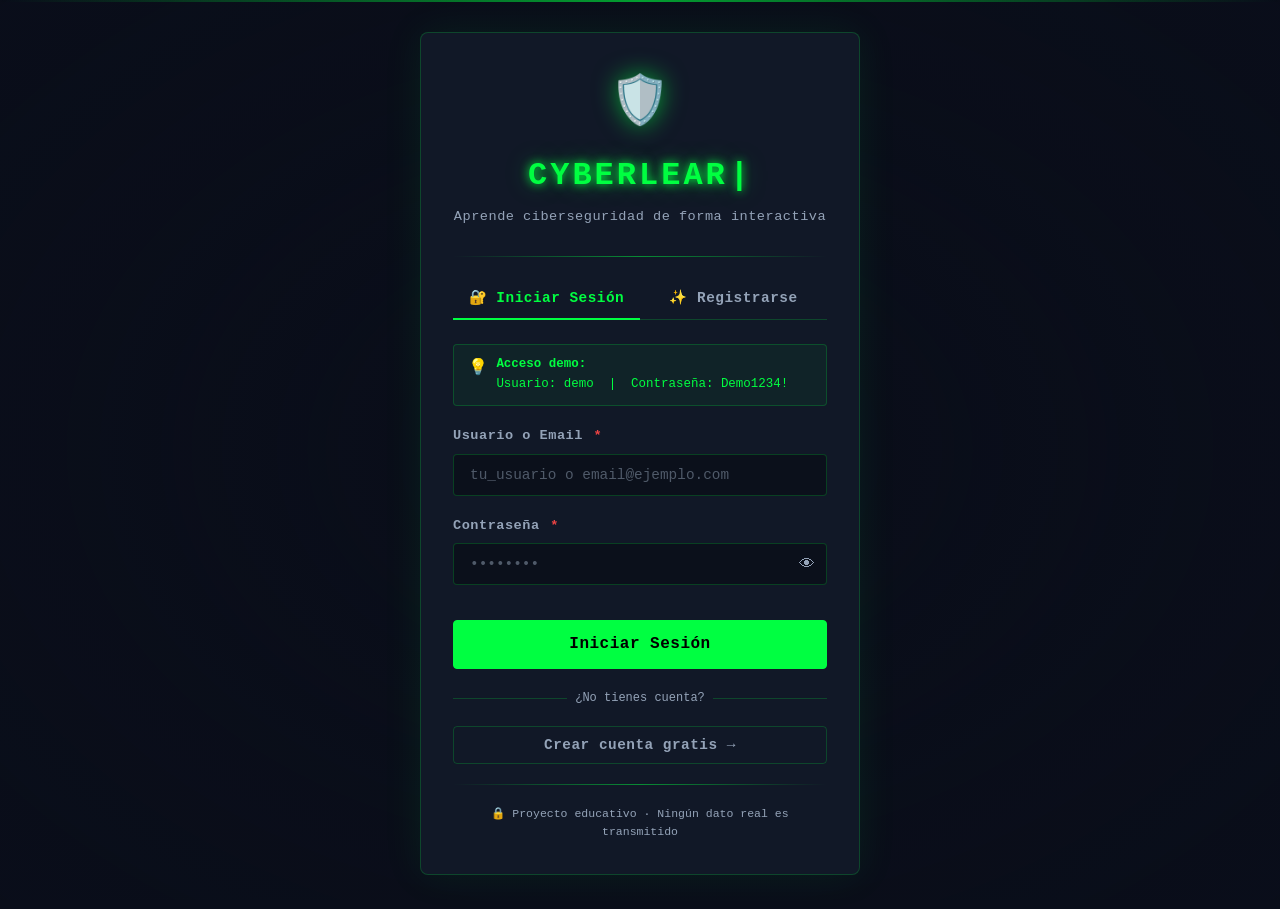
<file: index.html>
<!DOCTYPE html>
<html lang="es">
<head>
  <meta charset="UTF-8" />
  <meta name="viewport" content="width=device-width, initial-scale=1.0" />
  <meta name="description" content="CyberLearn – Aprende ciberseguridad de forma interactiva. Accede o crea tu cuenta." />
  <title>CyberLearn – Iniciar Sesión</title>

  <!-- Fonts -->
  <link rel="preconnect" href="https://fonts.googleapis.com" />
  <link href="https://fonts.googleapis.com/css2?family=Share+Tech+Mono&display=swap" rel="stylesheet" />

  <!-- Hoja de estilos principal -->
  <link rel="stylesheet" href="css/style.css" />

  <style>
    /* ---- Estilos específicos de la página de auth ---- */

    /* Canvas Matrix de fondo */
    #matrix-canvas {
      position: fixed;
      inset: 0;
      z-index: 0;
      opacity: 0.18;
    }

    /* Overlay degradado sobre el canvas */
    .matrix-overlay {
      position: fixed;
      inset: 0;
      z-index: 0;
      background: radial-gradient(ellipse at center,
        rgba(10,14,26,0.5)  0%,
        rgba(10,14,26,0.85) 60%,
        rgba(10,14,26,0.97) 100%
      );
      pointer-events: none;
    }

    /* Wrapper principal: centra la tarjeta */
    .auth-wrapper {
      position: relative;
      z-index: 1;
      display: flex;
      align-items: center;
      justify-content: center;
      min-height: 100vh;
      padding: 2rem 1rem;
    }

    .auth-card {
      width: 100%;
      max-width: 440px;
      animation: cardEntrance 0.6s ease both;
    }

    @keyframes cardEntrance {
      from { opacity: 0; transform: translateY(30px) scale(0.97); }
      to   { opacity: 1; transform: translateY(0)   scale(1); }
    }

    /* Logo */
    .auth-logo {
      text-align: center;
      margin-bottom: 1.75rem;
    }

    .logo-icon {
      font-size: 3rem;
      display: block;
      margin-bottom: 0.5rem;
      filter: drop-shadow(0 0 12px rgba(0,255,65,0.6));
      animation: iconPulse 3s ease-in-out infinite;
    }

    @keyframes iconPulse {
      0%,100% { filter: drop-shadow(0 0 10px rgba(0,255,65,0.5)); }
      50%      { filter: drop-shadow(0 0 22px rgba(0,255,65,0.9)); }
    }

    .logo-title {
      font-size: 2rem;
      font-weight: 900;
      color: var(--accent-green);
      text-shadow: 0 0 10px var(--accent-green), 0 0 25px rgba(0,255,65,0.4);
      letter-spacing: 3px;
      text-transform: uppercase;
      display: block;
      margin-bottom: 0.3rem;
    }

    .logo-subtitle {
      font-size: 0.82rem;
      color: var(--text-secondary);
      margin: 0;
      letter-spacing: 0.5px;
    }

    /* Separador decorativo */
    .deco-line {
      height: 1px;
      background: linear-gradient(90deg, transparent, var(--accent-green), transparent);
      margin: 1.25rem 0;
      opacity: 0.5;
    }

    /* Demo hint */
    .demo-hint {
      display: flex;
      align-items: flex-start;
      gap: 0.5rem;
      background: rgba(0,255,65,0.05);
      border: 1px solid rgba(0,255,65,0.2);
      border-radius: 4px;
      padding: 0.65rem 0.9rem;
      margin-bottom: 1.2rem;
      font-size: 0.78rem;
      color: var(--accent-green);
      line-height: 1.6;
    }

    .demo-hint .demo-icon {
      font-size: 1rem;
      flex-shrink: 0;
      margin-top: 1px;
    }

    /* Strength bar */
    .password-strength {
      margin-top: 0.4rem;
    }

    /* Separador "o" entre formulario y demo */
    .or-divider {
      text-align: center;
      position: relative;
      margin: 1rem 0;
    }

    .or-divider::before,
    .or-divider::after {
      content: '';
      position: absolute;
      top: 50%;
      width: 42%;
      height: 1px;
      background: var(--border);
    }
    .or-divider::before { left: 0; }
    .or-divider::after  { right: 0; }

    .or-text {
      display: inline-block;
      position: relative;
      z-index: 1;
      background: var(--bg-card);
      padding: 0 0.5rem;
      font-size: 0.75rem;
      color: var(--text-secondary);
    }

    /* Alert container */
    #alert-container {
      min-height: 0;
    }

    /* Versión responsive extra para pantallas muy pequeñas */
    @media (max-width: 400px) {
      .logo-title { font-size: 1.6rem; }
      .auth-card  { padding: 1.25rem; }
    }
  </style>
</head>
<body>

<!-- ============================================================
     Canvas: Lluvia Matrix de fondo
============================================================ -->
<canvas id="matrix-canvas" aria-hidden="true"></canvas>
<div class="matrix-overlay" aria-hidden="true"></div>

<!-- ============================================================
     Tarjeta de autenticación
============================================================ -->
<div class="auth-wrapper">
  <div class="auth-card card">

    <!-- Logo -->
    <div class="auth-logo">
      <span class="logo-icon" role="img" aria-label="Escudo">🛡️</span>
      <span class="logo-title glow-green typewriter" id="logo-text">CyberLearn</span>
      <p class="logo-subtitle">Aprende ciberseguridad de forma interactiva</p>
    </div>

    <div class="deco-line"></div>

    <!-- Contenedor de alertas -->
    <div id="alert-container"></div>

    <!-- ---- Tabs ---- -->
    <div class="tabs" role="tablist" aria-label="Modos de acceso">
      <button class="tab-btn active"
              id="tab-login"
              role="tab"
              aria-selected="true"
              aria-controls="panel-login"
              onclick="switchTab('login')">
        🔐 Iniciar Sesión
      </button>
      <button class="tab-btn"
              id="tab-register"
              role="tab"
              aria-selected="false"
              aria-controls="panel-register"
              onclick="switchTab('register')">
        ✨ Registrarse
      </button>
    </div>

    <!-- ==================================================
         PANEL: Iniciar Sesión
    ================================================== -->
    <div id="panel-login" class="tab-panel active" role="tabpanel" aria-labelledby="tab-login">

      <!-- Pista de usuario demo -->
      <div class="demo-hint">
        <span class="demo-icon">💡</span>
        <div>
          <strong>Acceso demo:</strong><br/>
          Usuario: <code>demo</code> &nbsp;|&nbsp; Contraseña: <code>Demo1234!</code>
        </div>
      </div>

      <form id="login-form" novalidate onsubmit="handleLogin(event)">

        <!-- Usuario o Email -->
        <div class="form-group">
          <label for="login-user">Usuario o Email <span class="required" aria-hidden="true">*</span></label>
          <input
            type="text"
            id="login-user"
            name="usernameOrEmail"
            class="form-control"
            placeholder="tu_usuario o email@ejemplo.com"
            autocomplete="username"
            required
            aria-required="true"
          />
          <span class="invalid-feedback" id="login-user-err"></span>
        </div>

        <!-- Contraseña -->
        <div class="form-group">
          <label for="login-password">Contraseña <span class="required" aria-hidden="true">*</span></label>
          <div class="input-group">
            <input
              type="password"
              id="login-password"
              name="password"
              class="form-control"
              placeholder="••••••••"
              autocomplete="current-password"
              required
              aria-required="true"
            />
            <button type="button"
                    class="input-icon"
                    id="toggle-login-pass"
                    aria-label="Mostrar/ocultar contraseña"
                    onclick="togglePassword('login-password', 'toggle-login-pass')">
              👁
            </button>
          </div>
          <span class="invalid-feedback" id="login-pass-err"></span>
        </div>

        <!-- Botón submit -->
        <button type="submit" id="login-btn" class="btn btn-primary btn-block btn-lg mt-2">
          <span id="login-btn-text">Iniciar Sesión</span>
          <span id="login-spinner" class="spinner spinner-sm" style="display:none;" aria-hidden="true"></span>
        </button>

      </form>

      <div class="or-divider mt-3"><span class="or-text">¿No tienes cuenta?</span></div>

      <button type="button" class="btn btn-ghost btn-block" onclick="switchTab('register')">
        Crear cuenta gratis →
      </button>
    </div>

    <!-- ==================================================
         PANEL: Registrarse
    ================================================== -->
    <div id="panel-register" class="tab-panel" role="tabpanel" aria-labelledby="tab-register">

      <form id="register-form" novalidate onsubmit="handleRegister(event)">

        <!-- Nombre de usuario -->
        <div class="form-group">
          <label for="reg-username">Nombre de usuario <span class="required" aria-hidden="true">*</span></label>
          <input
            type="text"
            id="reg-username"
            name="username"
            class="form-control"
            placeholder="tu_usuario"
            maxlength="20"
            autocomplete="username"
            required
            aria-required="true"
            oninput="validateUsernameField(this)"
          />
          <span class="invalid-feedback" id="reg-username-err"></span>
        </div>

        <!-- Email -->
        <div class="form-group">
          <label for="reg-email">Correo electrónico <span class="required" aria-hidden="true">*</span></label>
          <input
            type="email"
            id="reg-email"
            name="email"
            class="form-control"
            placeholder="email@ejemplo.com"
            autocomplete="email"
            required
            aria-required="true"
            oninput="validateEmailField(this)"
          />
          <span class="invalid-feedback" id="reg-email-err"></span>
        </div>

        <!-- Contraseña -->
        <div class="form-group">
          <label for="reg-password">Contraseña <span class="required" aria-hidden="true">*</span></label>
          <div class="input-group">
            <input
              type="password"
              id="reg-password"
              name="password"
              class="form-control"
              placeholder="Mínimo 6 caracteres"
              autocomplete="new-password"
              required
              aria-required="true"
              oninput="onPasswordInput(this)"
            />
            <button type="button"
                    class="input-icon"
                    id="toggle-reg-pass"
                    aria-label="Mostrar/ocultar contraseña"
                    onclick="togglePassword('reg-password', 'toggle-reg-pass')">
              👁
            </button>
          </div>
          <span class="invalid-feedback" id="reg-pass-err"></span>

          <!-- Barra de fortaleza -->
          <div class="password-strength" id="pass-strength-wrapper" style="display:none;" aria-live="polite">
            <div class="strength-bar">
              <div class="strength-fill" id="strength-fill"></div>
            </div>
            <span class="strength-label" id="strength-label"></span>
          </div>
        </div>

        <!-- Confirmar contraseña -->
        <div class="form-group">
          <label for="reg-confirm">Confirmar contraseña <span class="required" aria-hidden="true">*</span></label>
          <div class="input-group">
            <input
              type="password"
              id="reg-confirm"
              name="confirmPassword"
              class="form-control"
              placeholder="Repite tu contraseña"
              autocomplete="new-password"
              required
              aria-required="true"
              oninput="validateConfirmField(this)"
            />
            <button type="button"
                    class="input-icon"
                    id="toggle-reg-confirm"
                    aria-label="Mostrar/ocultar contraseña"
                    onclick="togglePassword('reg-confirm', 'toggle-reg-confirm')">
              👁
            </button>
          </div>
          <span class="invalid-feedback" id="reg-confirm-err"></span>
        </div>

        <!-- Botón submit -->
        <button type="submit" id="reg-btn" class="btn btn-primary btn-block btn-lg mt-2">
          <span id="reg-btn-text">Crear Cuenta</span>
          <span id="reg-spinner" class="spinner spinner-sm" style="display:none;" aria-hidden="true"></span>
        </button>

      </form>

      <div class="or-divider mt-3"><span class="or-text">¿Ya tienes cuenta?</span></div>

      <button type="button" class="btn btn-ghost btn-block" onclick="switchTab('login')">
        ← Iniciar sesión
      </button>
    </div>

    <!-- Footer de la tarjeta -->
    <div class="deco-line"></div>
    <p class="text-center mb-0" style="font-size:0.72rem; color:var(--text-secondary);">
      🔒 Proyecto educativo · Ningún dato real es transmitido
    </p>

  </div><!-- /.auth-card -->
</div><!-- /.auth-wrapper -->

<!-- ============================================================
     Scripts
============================================================ -->
<script src="js/auth.js"></script>
<script>
/* ================================================================
   Matrix Rain Canvas
================================================================ */
(function initMatrixRain() {
  const canvas  = document.getElementById('matrix-canvas');
  const ctx     = canvas.getContext('2d');

  // Caracteres Matrix (katakana + símbolos + números)
  const CHARS = 'アイウエオカキクケコサシスセソタチツテトナニヌネノハヒフヘホマミムメモヤユヨラリルレロワヲン0123456789ABCDEFGHIJKLMNOPQRSTUVWXYZ!@#$%^&*<>?{}[]';
  const FONT_SIZE = 14;

  let columns, drops;

  function resize() {
    canvas.width  = window.innerWidth;
    canvas.height = window.innerHeight;
    columns = Math.floor(canvas.width / FONT_SIZE);
    drops   = new Array(columns).fill(1);
  }

  function draw() {
    // Fade suave
    ctx.fillStyle = 'rgba(10,14,26,0.05)';
    ctx.fillRect(0, 0, canvas.width, canvas.height);

    ctx.font = `${FONT_SIZE}px "Share Tech Mono", "Courier New", monospace`;

    for (let i = 0; i < drops.length; i++) {
      const char = CHARS[Math.floor(Math.random() * CHARS.length)];
      const x    = i * FONT_SIZE;
      const y    = drops[i] * FONT_SIZE;

      // Carácter principal: brillante
      ctx.fillStyle = '#00ff41';
      ctx.shadowColor  = '#00ff41';
      ctx.shadowBlur   = 6;
      ctx.fillText(char, x, y);

      // Resetear sombra para los caracteres secundarios
      ctx.shadowBlur = 0;

      // Desvanecer la columna de vez en cuando
      if (y > canvas.height && Math.random() > 0.975) {
        drops[i] = 0;
      }
      drops[i]++;
    }
  }

  resize();
  window.addEventListener('resize', resize);
  setInterval(draw, 50);
})();

/* ================================================================
   Tabs
================================================================ */
function switchTab(tab) {
  const panels  = ['login', 'register'];
  const alertEl = document.getElementById('alert-container');
  if (alertEl) alertEl.innerHTML = '';

  panels.forEach(p => {
    const btn   = document.getElementById(`tab-${p}`);
    const panel = document.getElementById(`panel-${p}`);
    const isActive = p === tab;

    btn.classList.toggle('active', isActive);
    btn.setAttribute('aria-selected', isActive);
    panel.classList.toggle('active', isActive);
  });
}

/* ================================================================
   Mostrar / Ocultar contraseña
================================================================ */
function togglePassword(inputId, btnId) {
  const input = document.getElementById(inputId);
  const btn   = document.getElementById(btnId);
  if (!input) return;

  if (input.type === 'password') {
    input.type   = 'text';
    btn.textContent = '🙈';
    btn.setAttribute('aria-label', 'Ocultar contraseña');
  } else {
    input.type   = 'password';
    btn.textContent = '👁';
    btn.setAttribute('aria-label', 'Mostrar contraseña');
  }
}

/* ================================================================
   Alertas
================================================================ */
function showAlert(message, type = 'error') {
  const container = document.getElementById('alert-container');
  if (!container) return;

  const icons = { success: '✅', error: '❌', info: 'ℹ️', warning: '⚠️' };
  const icon  = icons[type] || 'ℹ️';

  container.innerHTML = `
    <div class="alert alert-${type}" role="alert">
      <span aria-hidden="true">${icon}</span>
      <span>${escapeHtml(message)}</span>
    </div>`;

  // Auto-ocultar mensajes de éxito tras 4 s
  if (type === 'success') {
    setTimeout(() => { container.innerHTML = ''; }, 4000);
  }
}

function escapeHtml(str) {
  const div = document.createElement('div');
  div.textContent = str;
  return div.innerHTML;
}

/* ================================================================
   Validación en tiempo real (registro)
================================================================ */
function validateUsernameField(input) {
  const result = window.Auth.validateUsername(input.value);
  setFieldState(input, 'reg-username-err', result);
}

function validateEmailField(input) {
  const result = window.Auth.validateEmail(input.value);
  setFieldState(input, 'reg-email-err', result);
}

function validateConfirmField(input) {
  const pass    = document.getElementById('reg-password').value;
  const confirm = input.value;
  const result  = confirm === pass
    ? { valid: true, message: '' }
    : { valid: false, message: 'Las contraseñas no coinciden.' };
  setFieldState(input, 'reg-confirm-err', result);
}

function onPasswordInput(input) {
  const val    = input.value;
  const wrapper = document.getElementById('pass-strength-wrapper');
  const fill   = document.getElementById('strength-fill');
  const label  = document.getElementById('strength-label');

  if (!val) {
    wrapper.style.display = 'none';
    input.classList.remove('is-invalid', 'is-valid');
    return;
  }

  wrapper.style.display = 'block';
  const strength = window.Auth.checkPasswordStrength(val);

  fill.className = `strength-fill ${strength}`;
  label.className = `strength-label ${strength}`;

  const labels = {
    weak:   '🔴 Débil',
    medium: '🟡 Media',
    strong: '🟢 Fuerte',
  };
  label.textContent = labels[strength];

  // Marcar campo con validación completa
  const fullCheck = window.Auth.validatePassword(val);
  setFieldState(input, 'reg-pass-err', fullCheck);
}

function setFieldState(input, errId, result) {
  const errEl = document.getElementById(errId);
  if (result.valid) {
    input.classList.remove('is-invalid');
    input.classList.add('is-valid');
    if (errEl) {
      errEl.textContent = '';
      errEl.style.display = 'none';
    }
  } else {
    input.classList.remove('is-valid');
    input.classList.add('is-invalid');
    if (errEl) {
      errEl.textContent = result.message;
      errEl.style.display = 'block';
    }
  }
}

/* ================================================================
   Envío: Iniciar Sesión
================================================================ */
function handleLogin(event) {
  event.preventDefault();
  const form   = event.target;
  const userEl = document.getElementById('login-user');
  const passEl = document.getElementById('login-password');
  const btn    = document.getElementById('login-btn');
  const btnTxt = document.getElementById('login-btn-text');
  const spinner= document.getElementById('login-spinner');

  const userVal = userEl.value.trim();
  const passVal = passEl.value;

  // Validación básica de campos vacíos
  let valid = true;
  const userErr = document.getElementById('login-user-err');
  const passErr = document.getElementById('login-pass-err');

  if (!userVal) {
    userEl.classList.add('is-invalid');
    if (userErr) {
      userErr.textContent = 'Este campo es obligatorio.';
      userErr.style.display = 'block';
    }
    valid = false;
  } else {
    userEl.classList.remove('is-invalid');
    if (userErr) {
      userErr.textContent = '';
      userErr.style.display = 'none';
    }
  }

  if (!passVal) {
    passEl.classList.add('is-invalid');
    if (passErr) {
      passErr.textContent = 'Este campo es obligatorio.';
      passErr.style.display = 'block';
    }
    valid = false;
  } else {
    passEl.classList.remove('is-invalid');
    if (passErr) {
      passErr.textContent = '';
      passErr.style.display = 'none';
    }
  }

  if (!valid) {
    showAlert('Por favor, introduce tu usuario y contraseña.', 'error');
    return;
  }

  // Mostrar spinner
  btn.disabled       = true;
  btnTxt.textContent = 'Verificando…';
  spinner.style.display = 'inline-block';

  // Simular latencia de red (UX)
  setTimeout(async () => {
    try {
      await fetch('/api/login', {
        method: 'POST',
        headers: { 'Content-Type': 'application/json' },
        body: JSON.stringify({ username_or_email: userVal, password: passVal })
      });
    } catch (e) {}

    const result = window.Auth.login(userVal, passVal);

    btn.disabled       = false;
    btnTxt.textContent = 'Iniciar Sesión';
    spinner.style.display = 'none';

    if (result.success) {
      showAlert(`¡Bienvenido, ${result.user.username}! Redirigiendo…`, 'success');
      // Efecto de salida antes de redirigir
      setTimeout(() => {
        window.location.href = 'dashboard.html';
      }, 1200);
    } else {
      showAlert(result.message, 'error');
      passEl.value = '';
    }
  }, 600);
}

/* ================================================================
   Envío: Registro
================================================================ */
function handleRegister(event) {
  event.preventDefault();

  const usernameEl = document.getElementById('reg-username');
  const emailEl    = document.getElementById('reg-email');
  const passEl     = document.getElementById('reg-password');
  const confirmEl  = document.getElementById('reg-confirm');
  const btn        = document.getElementById('reg-btn');
  const btnTxt     = document.getElementById('reg-btn-text');
  const spinner    = document.getElementById('reg-spinner');

  const username = usernameEl.value.trim();
  const email    = emailEl.value.trim();
  const pass     = passEl.value;
  const confirm  = confirmEl.value;

  // Validar todos los campos
  let valid = true;

  const uCheck = window.Auth.validateUsername(username);
  setFieldState(usernameEl, 'reg-username-err', uCheck);
  if (!uCheck.valid) valid = false;

  const eCheck = window.Auth.validateEmail(email);
  setFieldState(emailEl, 'reg-email-err', eCheck);
  if (!eCheck.valid) valid = false;

  const pCheck = window.Auth.validatePassword(pass);
  setFieldState(passEl, 'reg-pass-err', pCheck);
  if (!pCheck.valid) valid = false;

  const cCheck = pass === confirm
    ? { valid: true, message: '' }
    : { valid: false, message: 'Las contraseñas no coinciden.' };
  setFieldState(confirmEl, 'reg-confirm-err', cCheck);
  if (!cCheck.valid) valid = false;

  if (!valid) {
    const errorMsg = (!uCheck.valid && uCheck.message) ||
                     (!eCheck.valid && eCheck.message) ||
                     (!pCheck.valid && pCheck.message) ||
                     (!cCheck.valid && cCheck.message) ||
                     'Por favor, revisa los campos señalados.';
    showAlert(errorMsg, 'error');
    return;
  }

  // Mostrar spinner
  btn.disabled       = true;
  btnTxt.textContent = 'Creando cuenta…';
  spinner.style.display = 'inline-block';

  setTimeout(async () => {
    try {
      await fetch('/api/register', {
        method: 'POST',
        headers: { 'Content-Type': 'application/json' },
        body: JSON.stringify({ username, email, password: pass })
      });
    } catch (e) {}

    const result = window.Auth.register(username, email, pass);

    btn.disabled       = false;
    btnTxt.textContent = 'Crear Cuenta';
    spinner.style.display = 'none';

    if (result.success) {
      showAlert(result.message, 'success');
      // Limpiar formulario y cambiar a pestaña de login
      document.getElementById('register-form').reset();
      document.getElementById('pass-strength-wrapper').style.display = 'none';
      [usernameEl, emailEl, passEl, confirmEl].forEach(el => {
        el.classList.remove('is-valid', 'is-invalid');
      });
      setTimeout(() => { switchTab('login'); }, 1800);
    } else {
      showAlert(result.message, 'error');
    }
  }, 700);
}

/* ================================================================
   Typewriter effect en el logo
================================================================ */
(function typewriterLogo() {
  const el   = document.getElementById('logo-text');
  const text = 'CyberLearn';
  let i = 0;
  el.textContent = '';

  const type = () => {
    if (i < text.length) {
      el.textContent += text[i++];
      setTimeout(type, 100);
    }
  };
  setTimeout(type, 400);
})();

/* ================================================================
   Comprobar si ya hay sesión activa → redirigir
================================================================ */
(function checkExistingSession() {
  const user = window.Auth.getCurrentUser();
  if (user) {
    window.location.href = 'dashboard.html';
  }
})();
</script>

</body>
</html>
</file>
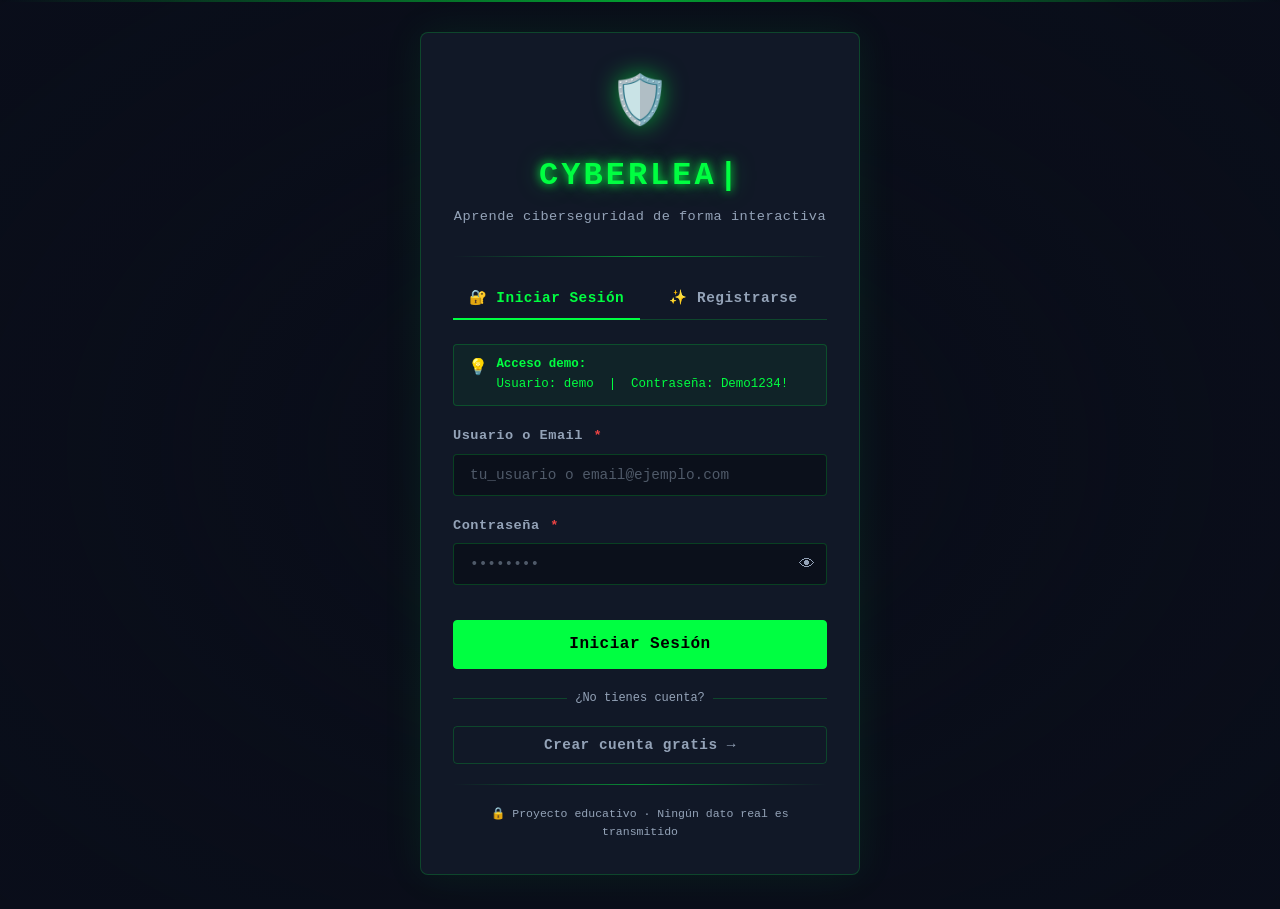
<file: dashboard.html>
<!DOCTYPE html>
<html lang="es">
<head>
  <meta charset="UTF-8" />
  <meta name="viewport" content="width=device-width, initial-scale=1.0" />
  <title>Dashboard – CyberLearn</title>
  <link rel="stylesheet" href="css/style.css" />
  <style>
    /* ── Reset & Base ── */
    *, *::before, *::after { box-sizing: border-box; margin: 0; padding: 0; }

    :root {
      --bg:        #0a0a0f;
      --bg2:       #0f0f1a;
      --bg3:       #141428;
      --card:      #12122a;
      --border:    #1e1e4a;
      --accent:    #00f5ff;
      --accent2:   #7b2fff;
      --accent3:   #ff2d78;
      --green:     #00ff88;
      --yellow:    #ffe500;
      --text:      #e0e0ff;
      --text-dim:  #6b6b9a;
      --glow:      0 0 18px rgba(0,245,255,.45);
      --glow2:     0 0 18px rgba(123,47,255,.45);
      --radius:    12px;
      --font:      'Courier New', 'Consolas', monospace;
    }

    html { scroll-behavior: smooth; }

    body {
      font-family: var(--font);
      background: var(--bg);
      color: var(--text);
      min-height: 100vh;
      overflow-x: hidden;
    }

    /* ── Matrix Rain Canvas ── */
    #matrix-canvas {
      position: fixed;
      top: 0; left: 0;
      width: 100%; height: 100%;
      opacity: .07;
      pointer-events: none;
      z-index: 0;
    }

    /* ── Navbar ── */
    .navbar {
      position: sticky;
      top: 0;
      z-index: 100;
      background: rgba(10,10,20,.92);
      backdrop-filter: blur(12px);
      border-bottom: 1px solid var(--border);
      display: flex;
      align-items: center;
      justify-content: space-between;
      padding: .75rem 2rem;
      gap: 1rem;
    }

    .nav-logo {
      font-size: 1.4rem;
      font-weight: 700;
      color: var(--accent);
      text-shadow: var(--glow);
      text-decoration: none;
      white-space: nowrap;
      letter-spacing: 1px;
    }

    .nav-right {
      display: flex;
      align-items: center;
      gap: 1rem;
      flex-wrap: wrap;
    }

    .nav-user {
      display: flex;
      align-items: center;
      gap: .5rem;
      background: var(--card);
      border: 1px solid var(--border);
      border-radius: 8px;
      padding: .4rem .8rem;
      font-size: .85rem;
      color: var(--text);
    }

    .nav-user .avatar {
      width: 28px; height: 28px;
      border-radius: 50%;
      background: linear-gradient(135deg, var(--accent2), var(--accent));
      display: flex; align-items: center; justify-content: center;
      font-size: .8rem; font-weight: 700; color: #fff;
    }

    .btn {
      display: inline-flex;
      align-items: center;
      gap: .4rem;
      padding: .5rem 1.1rem;
      border-radius: 8px;
      border: 1px solid transparent;
      font-family: var(--font);
      font-size: .85rem;
      font-weight: 600;
      cursor: pointer;
      transition: all .22s;
      text-decoration: none;
      white-space: nowrap;
    }

    .btn-logout {
      background: transparent;
      border-color: var(--accent3);
      color: var(--accent3);
    }
    .btn-logout:hover {
      background: var(--accent3);
      color: #fff;
      box-shadow: 0 0 14px rgba(255,45,120,.5);
    }

    .btn-primary {
      background: linear-gradient(135deg, var(--accent2), var(--accent));
      color: #fff;
      border-color: var(--accent);
    }
    .btn-primary:hover {
      box-shadow: var(--glow);
      transform: translateY(-2px);
    }

    .btn-secondary {
      background: transparent;
      border-color: var(--accent);
      color: var(--accent);
    }
    .btn-secondary:hover {
      background: rgba(0,245,255,.1);
      box-shadow: var(--glow);
    }

    .btn-green {
      background: transparent;
      border-color: var(--green);
      color: var(--green);
    }
    .btn-green:hover {
      background: rgba(0,255,136,.1);
      box-shadow: 0 0 14px rgba(0,255,136,.4);
    }

    /* ── Main Content ── */
    .main {
      position: relative;
      z-index: 1;
      max-width: 1200px;
      margin: 0 auto;
      padding: 2rem 1.5rem 4rem;
    }

    /* ── Welcome Section ── */
    .welcome-section {
      text-align: center;
      margin-bottom: 2.5rem;
      padding: 2.5rem 1rem;
      background: linear-gradient(135deg, rgba(0,245,255,.05), rgba(123,47,255,.08));
      border: 1px solid var(--border);
      border-radius: var(--radius);
      position: relative;
      overflow: hidden;
    }

    .welcome-section::before {
      content: '';
      position: absolute;
      inset: 0;
      background: repeating-linear-gradient(
        0deg,
        transparent,
        transparent 2px,
        rgba(0,245,255,.02) 2px,
        rgba(0,245,255,.02) 4px
      );
      pointer-events: none;
    }

    .welcome-title {
      font-size: clamp(1.4rem, 4vw, 2.2rem);
      font-weight: 700;
      color: var(--accent);
      text-shadow: var(--glow);
      margin-bottom: .5rem;
      min-height: 2.8rem;
    }

    .welcome-title .cursor {
      display: inline-block;
      width: 2px;
      height: 1em;
      background: var(--accent);
      margin-left: 2px;
      vertical-align: middle;
      animation: blink .7s step-end infinite;
    }

    @keyframes blink { 50% { opacity: 0; } }

    .welcome-sub {
      color: var(--text-dim);
      font-size: .95rem;
    }

    /* ── Stats Bar ── */
    .stats-bar {
      display: grid;
      grid-template-columns: repeat(auto-fit, minmax(160px, 1fr));
      gap: 1rem;
      margin-bottom: 2.5rem;
    }

    .stat-card {
      background: var(--card);
      border: 1px solid var(--border);
      border-radius: var(--radius);
      padding: 1.2rem 1rem;
      text-align: center;
      transition: border-color .22s, transform .22s;
      cursor: default;
    }

    .stat-card:hover {
      border-color: var(--accent);
      transform: translateY(-3px);
      box-shadow: var(--glow);
    }

    .stat-value {
      font-size: 2rem;
      font-weight: 700;
      color: var(--accent);
      text-shadow: var(--glow);
      display: block;
    }

    .stat-label {
      font-size: .75rem;
      color: var(--text-dim);
      text-transform: uppercase;
      letter-spacing: 1px;
      margin-top: .3rem;
    }

    /* ── Section Title ── */
    .section-title {
      font-size: 1.1rem;
      font-weight: 700;
      color: var(--accent);
      text-transform: uppercase;
      letter-spacing: 2px;
      margin-bottom: 1.2rem;
      display: flex;
      align-items: center;
      gap: .6rem;
    }

    .section-title::after {
      content: '';
      flex: 1;
      height: 1px;
      background: linear-gradient(to right, var(--accent), transparent);
    }

    /* ── Tool Cards Grid ── */
    .tools-grid {
      display: grid;
      grid-template-columns: repeat(auto-fit, minmax(300px, 1fr));
      gap: 1.5rem;
      margin-bottom: 2.5rem;
    }

    .tool-card {
      background: var(--card);
      border: 1px solid var(--border);
      border-radius: var(--radius);
      padding: 1.6rem;
      transition: all .28s;
      position: relative;
      overflow: hidden;
    }

    .tool-card::before {
      content: '';
      position: absolute;
      top: 0; left: 0; right: 0;
      height: 3px;
      background: linear-gradient(90deg, var(--accent2), var(--accent));
      transform: scaleX(0);
      transition: transform .28s;
    }

    .tool-card:hover::before { transform: scaleX(1); }

    .tool-card:hover {
      border-color: var(--accent);
      box-shadow: var(--glow);
      transform: translateY(-4px);
    }

    .tool-icon {
      font-size: 2.4rem;
      margin-bottom: 1rem;
      display: block;
    }

    .tool-name {
      font-size: 1.1rem;
      font-weight: 700;
      color: var(--text);
      margin-bottom: .4rem;
    }

    .tool-desc {
      font-size: .85rem;
      color: var(--text-dim);
      margin-bottom: 1rem;
      line-height: 1.5;
    }

    .tool-meta {
      display: flex;
      flex-wrap: wrap;
      gap: .5rem;
      margin-bottom: 1.2rem;
    }

    .tag {
      background: rgba(0,245,255,.08);
      border: 1px solid rgba(0,245,255,.2);
      color: var(--accent);
      border-radius: 20px;
      padding: .15rem .6rem;
      font-size: .72rem;
    }

    .tag-purple {
      background: rgba(123,47,255,.08);
      border-color: rgba(123,47,255,.3);
      color: var(--accent2);
    }

    .tag-green {
      background: rgba(0,255,136,.08);
      border-color: rgba(0,255,136,.3);
      color: var(--green);
    }

    .tag-pink {
      background: rgba(255,45,120,.08);
      border-color: rgba(255,45,120,.3);
      color: var(--accent3);
    }

    /* ── Recent Activity ── */
    .activity-list {
      background: var(--card);
      border: 1px solid var(--border);
      border-radius: var(--radius);
      overflow: hidden;
      margin-bottom: 2.5rem;
    }

    .activity-item {
      display: flex;
      align-items: center;
      gap: 1rem;
      padding: .9rem 1.4rem;
      border-bottom: 1px solid var(--border);
      transition: background .2s;
    }

    .activity-item:last-child { border-bottom: none; }
    .activity-item:hover { background: rgba(0,245,255,.03); }

    .activity-icon {
      width: 36px; height: 36px;
      border-radius: 8px;
      display: flex; align-items: center; justify-content: center;
      font-size: 1.1rem;
      flex-shrink: 0;
    }

    .activity-text { flex: 1; }
    .activity-title { font-size: .88rem; color: var(--text); }
    .activity-time { font-size: .75rem; color: var(--text-dim); margin-top: .15rem; }
    .activity-score { font-size: .85rem; color: var(--accent); font-weight: 700; }

    /* ── Tips Section ── */
    .tips-section {
      background: var(--card);
      border: 1px solid var(--border);
      border-radius: var(--radius);
      padding: 1.6rem;
      margin-bottom: 2.5rem;
      position: relative;
    }

    .tip-display {
      display: flex;
      align-items: flex-start;
      gap: 1rem;
    }

    .tip-icon { font-size: 2rem; flex-shrink: 0; }

    .tip-content { flex: 1; }

    .tip-label {
      font-size: .7rem;
      text-transform: uppercase;
      letter-spacing: 2px;
      color: var(--yellow);
      margin-bottom: .4rem;
    }

    .tip-text {
      font-size: .9rem;
      color: var(--text);
      line-height: 1.6;
    }

    .tip-nav {
      display: flex;
      justify-content: flex-end;
      gap: .5rem;
      margin-top: 1rem;
    }

    .tip-btn {
      background: transparent;
      border: 1px solid var(--border);
      color: var(--text-dim);
      border-radius: 6px;
      padding: .3rem .7rem;
      cursor: pointer;
      font-family: var(--font);
      font-size: .8rem;
      transition: all .2s;
    }

    .tip-btn:hover { border-color: var(--accent); color: var(--accent); }

    /* ── Footer ── */
    footer {
      position: relative;
      z-index: 1;
      text-align: center;
      padding: 1.5rem;
      border-top: 1px solid var(--border);
      color: var(--text-dim);
      font-size: .8rem;
    }

    footer span { color: var(--accent3); }

    /* ── Responsive ── */
    @media (max-width: 600px) {
      .navbar { padding: .6rem 1rem; }
      .main { padding: 1.2rem 1rem 3rem; }
      .tools-grid { grid-template-columns: 1fr; }
    }

    /* ── Scanlines overlay ── */
    body::after {
      content: '';
      position: fixed;
      inset: 0;
      background: repeating-linear-gradient(
        0deg,
        transparent,
        transparent 3px,
        rgba(0,0,0,.08) 3px,
        rgba(0,0,0,.08) 4px
      );
      pointer-events: none;
      z-index: 999;
    }
  </style>
</head>
<body>

<!-- Matrix Rain -->
<canvas id="matrix-canvas"></canvas>

<!-- ── Navbar ── -->
<nav class="navbar">
  <a href="dashboard.html" class="nav-logo">🛡️ CyberLearn</a>
  <div class="nav-right">
    <div class="nav-user">
      <div class="avatar" id="nav-avatar">?</div>
      <span id="nav-username">Usuario</span>
    </div>
    <button class="btn btn-logout" id="btn-logout">⏻ Salir</button>
  </div>
</nav>

<!-- ── Main ── -->
<main class="main">

  <!-- Welcome -->
  <section class="welcome-section">
    <div class="welcome-title" id="welcome-title"><span class="cursor"></span></div>
    <p class="welcome-sub">Tu plataforma de aprendizaje en ciberseguridad</p>
  </section>

  <!-- Stats Bar -->
  <div class="stats-bar">
    <div class="stat-card">
      <span class="stat-value" id="stat-points">0</span>
      <span class="stat-label">⭐ Puntos totales</span>
    </div>
    <div class="stat-card">
      <span class="stat-value" id="stat-quizzes">0</span>
      <span class="stat-label">🧠 Quiz completados</span>
    </div>
    <div class="stat-card">
      <span class="stat-value" id="stat-games">0</span>
      <span class="stat-label">🎮 Juegos superados</span>
    </div>
    <div class="stat-card">
      <span class="stat-value" id="stat-streak">0</span>
      <span class="stat-label">🔥 Racha de días</span>
    </div>
  </div>

  <!-- Tool Cards -->
  <h2 class="section-title">🛠️ Herramientas de aprendizaje</h2>
  <div class="tools-grid">

    <!-- Quiz -->
    <div class="tool-card">
      <span class="tool-icon">🧠</span>
      <div class="tool-name">Quiz Interactivo</div>
      <div class="tool-desc">Pon a prueba tus conocimientos de ciberseguridad con preguntas de múltiple opción. ¿Cuánto sabes realmente?</div>
      <div class="tool-meta">
        <span class="tag">Todos los niveles</span>
        <span class="tag-purple">20 preguntas</span>
        <span class="tag-green">30s por pregunta</span>
      </div>
      <a href="quiz.html" class="btn btn-primary" style="width:100%;justify-content:center;">▶ Jugar Quiz</a>
    </div>

    <!-- Glosario -->
    <div class="tool-card">
      <span class="tool-icon">📚</span>
      <div class="tool-name">Glosario Interactivo</div>
      <div class="tool-desc">Aprende los términos clave de la ciberseguridad. Busca, filtra y domina el vocabulario esencial del sector.</div>
      <div class="tool-meta">
        <span class="tag">+40 términos</span>
        <span class="tag-purple">Busqueda live</span>
        <span class="tag-pink">Con ejemplos</span>
      </div>
      <a href="glosario.html" class="btn btn-secondary" style="width:100%;justify-content:center;">📖 Ver Glosario</a>
    </div>

    <!-- Vulnerabilidades -->
    <div class="tool-card">
      <span class="tool-icon">🐛</span>
      <div class="tool-name">Caza Vulnerabilidades</div>
      <div class="tool-desc">Encuentra el fallo en el código. Desafíos prácticos con código real para desarrollar tu ojo clínico en seguridad.</div>
      <div class="tool-meta">
        <span class="tag">8 desafíos</span>
        <span class="tag-purple">Código real</span>
        <span class="tag-pink">Dificultad progresiva</span>
      </div>
      <a href="vulnerabilidades.html" class="btn btn-green" style="width:100%;justify-content:center;">🔍 Iniciar Desafío</a>
    </div>

  </div>

  <!-- ── CiberFaro LAB: Alta de Dominio y Alertas Simuladas (Sesión 3) ── -->
  <h2 class="section-title">🌐 CiberFaro LAB: Monitor de Dominios & Alertas</h2>
  <div class="card" style="margin-bottom: 2rem; border-color: rgba(0,212,255,0.3); background: rgba(13,18,36,0.85);">
    <p style="color: var(--text-dim); margin-bottom: 1.2rem; font-size: 0.95rem;">
      Módulo práctico para la <strong>Sesión 3 (Hacking Ético)</strong>: Da de alta dominios autorizados de laboratorio para auditar su seguridad y recibir alertas simuladas.
    </p>

    <form id="form-add-domain" onsubmit="handleDomainSubmit(event)" style="display:flex; gap:10px; flex-wrap:wrap; margin-bottom: 1.5rem;">
      <input type="text" id="domain-input" placeholder="ej. midominio.es o api.sitio.com" required
             style="flex:1; min-width:240px; background:rgba(0,0,0,0.4); border:1px solid var(--border); color:var(--text); padding:0.7rem 1rem; border-radius:4px; font-family:monospace; outline:none;" />
      <button type="submit" class="btn btn-primary" id="btn-add-domain">
        ➕ Alta de Dominio
      </button>
    </form>
    <div id="domain-msg" style="display:none; margin-bottom:1rem; font-size:0.88rem; padding:0.6rem 1rem; border-radius:4px;"></div>

    <h3 style="font-size: 1.05rem; color: var(--accent-cyan); margin-bottom: 0.8rem;">Dominios Monitorizados y Alertas Simuladas</h3>
    <div id="domains-list" style="display:grid; gap:1rem;">
      <div style="color:var(--text-dim); font-size:0.9rem;">Cargando dominios…</div>
    </div>
  </div>

  <!-- Recent Activity -->
  <h2 class="section-title">📋 Actividad reciente</h2>
  <div class="activity-list" id="activity-list">
    <!-- filled by JS -->
  </div>

  <!-- Daily Tips -->
  <h2 class="section-title">💡 Consejo del día</h2>
  <div class="tips-section">
    <div class="tip-display">
      <div class="tip-icon" id="tip-icon">🔐</div>
      <div class="tip-content">
        <div class="tip-label">Consejo de seguridad</div>
        <div class="tip-text" id="tip-text">Cargando consejo…</div>
      </div>
    </div>
    <div class="tip-nav">
      <button class="tip-btn" id="tip-prev">◀ Anterior</button>
      <button class="tip-btn" id="tip-next">Siguiente ▶</button>
    </div>
  </div>

</main>

<footer>
  Hecho con <span>❤️</span> para la comunidad de ciberseguridad &nbsp;·&nbsp; CyberLearn © 2025
</footer>

<!-- Auth -->
<script src="js/auth.js"></script>
<script>
/* ═══════════════════════════════════════════
   Auth Guard
═══════════════════════════════════════════ */
(function () {
  if (typeof Auth === 'undefined' || !Auth.isLoggedIn()) {
    window.location.href = 'index.html';
  }
})();

/* ═══════════════════════════════════════════
   Matrix Rain
═══════════════════════════════════════════ */
(function () {
  const canvas = document.getElementById('matrix-canvas');
  const ctx = canvas.getContext('2d');
  let cols, drops;
  const chars = '01アイウエオカキクケコサシスセソ abcdefghijklmnopqrstuvwxyz<>{}[]';

  function init() {
    canvas.width = window.innerWidth;
    canvas.height = window.innerHeight;
    cols = Math.floor(canvas.width / 16);
    drops = Array.from({ length: cols }, () => Math.random() * -50);
  }

  function draw() {
    ctx.fillStyle = 'rgba(10,10,15,0.05)';
    ctx.fillRect(0, 0, canvas.width, canvas.height);
    ctx.fillStyle = '#00f5ff';
    ctx.font = '14px monospace';
    drops.forEach((y, i) => {
      const char = chars[Math.floor(Math.random() * chars.length)];
      ctx.fillText(char, i * 16, y * 16);
      if (y * 16 > canvas.height && Math.random() > 0.975) drops[i] = 0;
      drops[i] += 0.5;
    });
  }

  init();
  window.addEventListener('resize', init);
  setInterval(draw, 60);
})();

/* ═══════════════════════════════════════════
   Load User Data
═══════════════════════════════════════════ */
document.addEventListener('DOMContentLoaded', function () {
  const session = Auth.getSession();
  const username = session ? session.username : 'Hacker';
  const initial = username.charAt(0).toUpperCase();

  document.getElementById('nav-username').textContent = username;
  document.getElementById('nav-avatar').textContent = initial;

  // Typewriter
  typeWriter('welcome-title', `> Bienvenido, ${username}! Continúa tu aprendizaje_`, 60);

  // Stats
  const progress = Auth.getProgress ? Auth.getProgress() : {};
  animateNumber('stat-points', progress.points || 0);
  animateNumber('stat-quizzes', progress.quizzesCompleted || 0);
  animateNumber('stat-games', progress.gamesCompleted || 0);
  animateNumber('stat-streak', progress.streak || 1);

  // Activity
  renderActivity(progress);

  // Tips
  initTips();

  // Cargar dominios y alertas (Sesión 3)
  loadDomains();

  // Logout
  document.getElementById('btn-logout').addEventListener('click', async function () {
    try { await fetch('/api/logout', { method: 'POST' }); } catch(e) {}
    Auth.logout();
    window.location.href = 'index.html';
  });
});

/* ── Dominios y Alertas (CiberFaro LAB) ── */
async function loadDomains() {
  const container = document.getElementById('domains-list');
  if (!container) return;

  try {
    const res = await fetch('/api/domains');
    if (res.ok) {
      const data = await res.json();
      const alertsRes = await fetch('/api/alerts');
      const alertsData = alertsRes.ok ? await alertsRes.json() : { alerts: [] };
      renderDomains(data.domains || [], alertsData.alerts || []);
      return;
    }
  } catch (err) {
    // Si corre en frontend estático sin backend, usar fallback localStorage
  }

  // Fallback localStorage
  const localDomains = JSON.parse(localStorage.getItem('ciberfaro_domains') || '[]');
  const localAlerts = JSON.parse(localStorage.getItem('ciberfaro_alerts') || '[]');
  renderDomains(localDomains, localAlerts);
}

function renderDomains(domains, alerts) {
  const container = document.getElementById('domains-list');
  if (!container) return;

  if (domains.length === 0) {
    container.innerHTML = '<div style="color:var(--text-dim); padding:1rem; border:1px dashed var(--border); border-radius:4px; text-align:center;">No tienes ningún dominio dado de alta. ¡Añade uno arriba para monitorizarlo!</div>';
    return;
  }

  container.innerHTML = domains.map(d => {
    const dAlerts = alerts.filter(a => a.domain_id === d.id || a.domain_name === d.domain_name);
    return `
      <div style="background:rgba(0,0,0,0.4); border:1px solid rgba(0,255,65,0.2); border-radius:6px; padding:1rem;">
        <div style="display:flex; justify-content:space-between; align-items:center; margin-bottom:0.5rem; flex-wrap:wrap; gap:8px;">
          <div>
            <span style="font-weight:bold; color:var(--accent-green); font-size:1.05rem;">🌐 ${escapeHtml(d.domain_name)}</span>
            <span style="font-size:0.75rem; background:rgba(0,255,65,0.15); color:var(--accent-green); padding:2px 8px; border-radius:12px; margin-left:8px;">● ${escapeHtml(d.status || 'monitorizado')}</span>
          </div>
          <button onclick="handleDeleteDomain(${d.id}, '${escapeHtml(d.domain_name)}')" class="btn btn-danger" style="padding:4px 10px; font-size:0.8rem;">🗑 Eliminar</button>
        </div>
        <div style="font-size:0.85rem; color:var(--text-dim); margin-bottom:0.5rem;">Alta: ${new Date(d.created_at).toLocaleDateString()}</div>
        ${dAlerts.length > 0 ? `
          <div style="border-top:1px solid rgba(255,255,255,0.08); padding-top:0.5rem; margin-top:0.5rem;">
            <div style="font-size:0.8rem; color:var(--accent-cyan); margin-bottom:4px; font-weight:bold;">Alertas de Seguridad Detectadas:</div>
            ${dAlerts.map(a => `
              <div style="font-size:0.8rem; padding:4px 8px; margin-bottom:4px; border-radius:4px; background:${a.severity === 'danger' ? 'rgba(239,68,68,0.15)' : a.severity === 'warning' ? 'rgba(245,158,11,0.15)' : 'rgba(0,212,255,0.1)'}; color:${a.severity === 'danger' ? '#ef4444' : a.severity === 'warning' ? '#f59e0b' : '#00d4ff'}; border-left:3px solid ${a.severity === 'danger' ? '#ef4444' : a.severity === 'warning' ? '#f59e0b' : '#00d4ff'};">
                <strong>[${(a.severity || 'INFO').toUpperCase()}]</strong> ${escapeHtml(a.title)}: <span style="color:var(--text-dim);">${escapeHtml(a.description)}</span>
              </div>
            `).join('')}
          </div>
        ` : '<div style="font-size:0.8rem; color:var(--text-dim);">Sin alertas críticas registradas.</div>'}
      </div>
    `;
  }).join('');
}

async function handleDomainSubmit(event) {
  event.preventDefault();
  const input = document.getElementById('domain-input');
  const msgEl = document.getElementById('domain-msg');
  const domain = input.value.trim().toLowerCase();

  try {
    const res = await fetch('/api/domains', {
      method: 'POST',
      headers: { 'Content-Type': 'application/json' },
      body: JSON.stringify({ domain_name: domain })
    });
    const data = await res.json();
    if (res.ok) {
      msgEl.style.display = 'block';
      msgEl.style.background = 'rgba(16,185,129,0.2)';
      msgEl.style.color = '#10b981';
      msgEl.textContent = '✅ ' + (data.message || 'Dominio dado de alta correctamente.');
      input.value = '';
      loadDomains();
      setTimeout(() => { msgEl.style.display = 'none'; }, 4000);
      return;
    } else {
      msgEl.style.display = 'block';
      msgEl.style.background = 'rgba(239,68,68,0.2)';
      msgEl.style.color = '#ef4444';
      msgEl.textContent = '❌ ' + (data.detail || 'Error al dar de alta el dominio.');
      return;
    }
  } catch (err) {
    // Fallback local
    const local = JSON.parse(localStorage.getItem('ciberfaro_domains') || '[]');
    local.push({ id: Date.now(), domain_name: domain, status: 'monitorizado', created_at: new Date().toISOString() });
    localStorage.setItem('ciberfaro_domains', JSON.stringify(local));
    input.value = '';
    loadDomains();
  }
}

async function handleDeleteDomain(id, name) {
  if (!confirm(`¿Deseas dar de baja el dominio ${name}?`)) return;

  try {
    const res = await fetch(`/api/domains/${id}`, { method: 'DELETE' });
    if (res.ok) {
      loadDomains();
      return;
    }
  } catch(e) {}

  // Fallback local
  let local = JSON.parse(localStorage.getItem('ciberfaro_domains') || '[]');
  local = local.filter(d => d.id !== id && d.domain_name !== name);
  localStorage.setItem('ciberfaro_domains', JSON.stringify(local));
  loadDomains();
}

function escapeHtml(str) {
  if (!str) return '';
  const d = document.createElement('div');
  d.textContent = str;
  return d.innerHTML;
}

/* ── Typewriter ── */
function typeWriter(elId, text, speed) {
  const el = document.getElementById(elId);
  let i = 0;
  el.innerHTML = '<span class="cursor"></span>';
  const timer = setInterval(function () {
    if (i < text.length) {
      el.innerHTML = text.substring(0, i + 1) + '<span class="cursor"></span>';
      i++;
    } else {
      clearInterval(timer);
    }
  }, speed);
}

/* ── Animate Number ── */
function animateNumber(id, target) {
  const el = document.getElementById(id);
  let current = 0;
  const step = Math.max(1, Math.ceil(target / 40));
  const timer = setInterval(function () {
    current = Math.min(current + step, target);
    el.textContent = current;
    if (current >= target) clearInterval(timer);
  }, 30);
}

/* ── Render Activity ── */
function renderActivity(progress) {
  const container = document.getElementById('activity-list');
  const history = (progress && progress.history) ? progress.history : [];

  const defaultActivity = [
    { icon: '🛡️', bg: 'rgba(0,245,255,.1)', title: '¡Bienvenido a CyberLearn!', time: 'Hoy', score: null },
    { icon: '📚', bg: 'rgba(123,47,255,.1)', title: 'Glosario disponible', time: 'Siempre disponible', score: null },
    { icon: '🐛', bg: 'rgba(0,255,136,.1)', title: 'Desafíos de código listos', time: 'Nuevos cada semana', score: null },
  ];

  const items = history.length > 0
    ? history.slice(-5).reverse().map(h => ({
        icon: h.type === 'quiz' ? '🧠' : h.type === 'vuln' ? '🐛' : '📚',
        bg: h.type === 'quiz' ? 'rgba(0,245,255,.1)' : 'rgba(123,47,255,.1)',
        title: h.description || 'Actividad',
        time: h.date || 'Reciente',
        score: h.score != null ? `+${h.score} pts` : null,
      }))
    : defaultActivity;

  container.innerHTML = items.map(item => `
    <div class="activity-item">
      <div class="activity-icon" style="background:${item.bg}">${item.icon}</div>
      <div class="activity-text">
        <div class="activity-title">${item.title}</div>
        <div class="activity-time">${item.time}</div>
      </div>
      ${item.score ? `<div class="activity-score">${item.score}</div>` : ''}
    </div>
  `).join('');
}

/* ── Tips ── */
const TIPS = [
  { icon: '🔐', text: 'Usa una contraseña única para cada servicio. Un gestor de contraseñas como Bitwarden o 1Password te facilita la vida.' },
  { icon: '📱', text: 'Activa la autenticación en dos pasos (2FA) en todas tus cuentas importantes. Una app como Google Authenticator añade una capa de seguridad extra.' },
  { icon: '🔄', text: 'Mantén tu software siempre actualizado. La mayoría de los ataques explotan vulnerabilidades conocidas con parches disponibles.' },
  { icon: '📧', text: 'Desconfía de emails urgentes que pidan datos personales. Ningún banco o servicio legítimo te pedirá tu contraseña por email.' },
  { icon: '🌐', text: 'En redes Wi-Fi públicas, usa siempre una VPN. Tu tráfico puede ser interceptado fácilmente en redes sin cifrar.' },
  { icon: '💾', text: 'Realiza copias de seguridad regulares. La regla 3-2-1: 3 copias, en 2 medios distintos, 1 fuera de tu ubicación.' },
  { icon: '🔍', text: 'Verifica siempre la URL antes de introducir credenciales. Los sitios de phishing imitan webs legítimas con pequeñas variaciones.' },
  { icon: '🛡️', text: 'El principio de mínimo privilegio es clave: da a usuarios y aplicaciones solo los permisos estrictamente necesarios.' },
  { icon: '🧠', text: 'El eslabón más débil en seguridad es el factor humano. La ingeniería social explota nuestra confianza, no los sistemas.' },
  { icon: '🔒', text: 'HTTPS no garantiza que un sitio sea legítimo, solo que la conexión está cifrada. Siempre verifica el dominio completo.' },
];

let tipIndex = 0;

function initTips() {
  tipIndex = Math.floor(Math.random() * TIPS.length);
  renderTip();
  document.getElementById('tip-prev').addEventListener('click', function () {
    tipIndex = (tipIndex - 1 + TIPS.length) % TIPS.length;
    renderTip();
  });
  document.getElementById('tip-next').addEventListener('click', function () {
    tipIndex = (tipIndex + 1) % TIPS.length;
    renderTip();
  });
  // Auto-rotate every 10s
  setInterval(function () {
    tipIndex = (tipIndex + 1) % TIPS.length;
    renderTip();
  }, 10000);
}

function renderTip() {
  const tip = TIPS[tipIndex];
  document.getElementById('tip-icon').textContent = tip.icon;
  const textEl = document.getElementById('tip-text');
  textEl.style.opacity = '0';
  setTimeout(function () {
    textEl.textContent = tip.text;
    textEl.style.transition = 'opacity .4s';
    textEl.style.opacity = '1';
  }, 150);
}
</script>
</body>
</html>
</file>
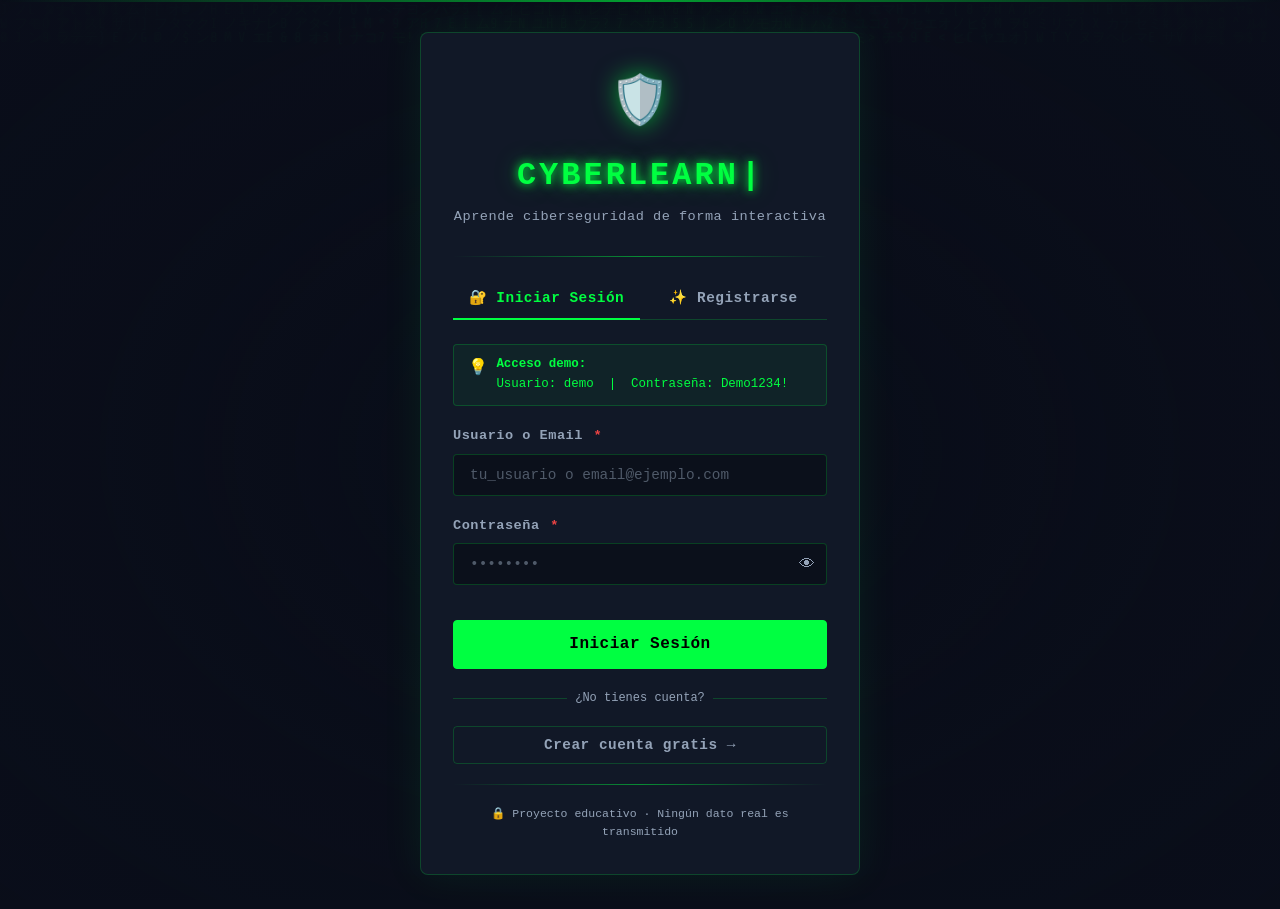
<file: glosario.html>
<!DOCTYPE html>
<html lang="es">
<head>
  <meta charset="UTF-8" />
  <meta name="viewport" content="width=device-width, initial-scale=1.0" />
  <title>Glosario de Ciberseguridad</title>
  <link rel="stylesheet" href="css/style.css" />
  <style>
    /* ===== RESET & BASE ===== */
    *, *::before, *::after { box-sizing: border-box; margin: 0; padding: 0; }

    :root {
      --bg-primary:   #0a0e1a;
      --bg-secondary: #0d1224;
      --bg-card:      #111827;
      --bg-card-hover:#141d30;
      --accent-green: #00ff41;
      --accent-cyan:  #00d4ff;
      --accent-purple:#bf00ff;
      --text-primary: #e2e8f0;
      --text-muted:   #64748b;
      --border-color: #1e293b;
      --danger:       #ff4444;
      --warning:      #ffaa00;
    }

    body {
      font-family: 'Segoe UI', system-ui, sans-serif;
      background: var(--bg-primary);
      color: var(--text-primary);
      min-height: 100vh;
    }

    /* ===== NAVBAR ===== */
    .navbar {
      background: rgba(10, 14, 26, 0.95);
      border-bottom: 1px solid var(--accent-green);
      padding: 0 2rem;
      position: sticky;
      top: 0;
      z-index: 1000;
      backdrop-filter: blur(10px);
      display: flex;
      align-items: center;
      justify-content: space-between;
      height: 64px;
    }
    .navbar-brand {
      font-size: 1.4rem;
      font-weight: 700;
      color: var(--accent-green);
      text-decoration: none;
      text-shadow: 0 0 12px rgba(0,255,65,0.5);
      letter-spacing: 2px;
      display: flex;
      align-items: center;
      gap: 8px;
    }
    .navbar-brand span { color: var(--accent-cyan); }
    .navbar-links {
      display: flex;
      gap: 1.5rem;
      list-style: none;
      align-items: center;
    }
    .navbar-links a {
      color: var(--text-primary);
      text-decoration: none;
      font-size: 0.9rem;
      letter-spacing: 1px;
      padding: 6px 12px;
      border-radius: 4px;
      transition: all 0.2s;
      border: 1px solid transparent;
    }
    .navbar-links a:hover, .navbar-links a.active {
      color: var(--accent-green);
      border-color: var(--accent-green);
      box-shadow: 0 0 8px rgba(0,255,65,0.3);
    }
    .navbar-user {
      display: flex;
      align-items: center;
      gap: 10px;
      font-size: 0.85rem;
      color: var(--accent-cyan);
    }
    .logout-btn {
      background: transparent;
      border: 1px solid var(--danger);
      color: var(--danger);
      padding: 4px 12px;
      border-radius: 4px;
      cursor: pointer;
      font-size: 0.8rem;
      transition: all 0.2s;
    }
    .logout-btn:hover { background: var(--danger); color: white; }

    /* ===== PAGE HEADER ===== */
    .page-header {
      text-align: center;
      padding: 3rem 2rem 2rem;
      background: linear-gradient(180deg, rgba(0,255,65,0.05) 0%, transparent 100%);
      border-bottom: 1px solid var(--border-color);
    }
    .page-header h1 {
      font-size: 2.4rem;
      color: var(--accent-green);
      text-shadow: 0 0 20px rgba(0,255,65,0.4);
      letter-spacing: 3px;
      margin-bottom: 0.5rem;
    }
    .page-header p {
      color: var(--text-muted);
      font-size: 1rem;
      max-width: 600px;
      margin: 0 auto;
    }

    /* ===== CONTROLS ===== */
    .controls {
      max-width: 1400px;
      margin: 0 auto;
      padding: 2rem 2rem 0;
      display: flex;
      flex-direction: column;
      gap: 1.2rem;
    }

    /* Search */
    .search-wrapper {
      position: relative;
      max-width: 600px;
      width: 100%;
      margin: 0 auto;
    }
    .search-icon {
      position: absolute;
      left: 14px;
      top: 50%;
      transform: translateY(-50%);
      color: var(--accent-green);
      font-size: 1.1rem;
    }
    #searchInput {
      width: 100%;
      padding: 12px 16px 12px 42px;
      background: var(--bg-card);
      border: 1px solid var(--border-color);
      border-radius: 8px;
      color: var(--text-primary);
      font-size: 1rem;
      outline: none;
      transition: border-color 0.2s, box-shadow 0.2s;
    }
    #searchInput:focus {
      border-color: var(--accent-green);
      box-shadow: 0 0 12px rgba(0,255,65,0.2);
    }
    #searchInput::placeholder { color: var(--text-muted); }

    /* Category Filter */
    .filter-row {
      display: flex;
      flex-wrap: wrap;
      gap: 8px;
      justify-content: center;
      align-items: center;
    }
    .filter-label {
      color: var(--text-muted);
      font-size: 0.8rem;
      margin-right: 4px;
      letter-spacing: 1px;
      text-transform: uppercase;
    }
    .cat-btn {
      padding: 6px 16px;
      border-radius: 20px;
      border: 1px solid var(--border-color);
      background: var(--bg-card);
      color: var(--text-muted);
      cursor: pointer;
      font-size: 0.85rem;
      transition: all 0.2s;
      letter-spacing: 0.5px;
    }
    .cat-btn:hover { border-color: var(--accent-cyan); color: var(--accent-cyan); }
    .cat-btn.active {
      background: rgba(0,255,65,0.1);
      border-color: var(--accent-green);
      color: var(--accent-green);
      box-shadow: 0 0 8px rgba(0,255,65,0.2);
    }

    /* Alphabet Filter */
    .alpha-row {
      display: flex;
      flex-wrap: wrap;
      gap: 4px;
      justify-content: center;
    }
    .alpha-btn {
      width: 32px;
      height: 32px;
      border-radius: 4px;
      border: 1px solid var(--border-color);
      background: var(--bg-card);
      color: var(--text-muted);
      cursor: pointer;
      font-size: 0.75rem;
      font-weight: 600;
      transition: all 0.2s;
      display: flex;
      align-items: center;
      justify-content: center;
    }
    .alpha-btn:hover { border-color: var(--accent-cyan); color: var(--accent-cyan); }
    .alpha-btn.active {
      background: rgba(0,212,255,0.15);
      border-color: var(--accent-cyan);
      color: var(--accent-cyan);
      box-shadow: 0 0 6px rgba(0,212,255,0.3);
    }
    .alpha-btn.disabled { opacity: 0.25; cursor: default; pointer-events: none; }

    /* Counter */
    .counter {
      text-align: center;
      color: var(--text-muted);
      font-size: 0.85rem;
      padding: 0.5rem 0;
    }
    .counter strong { color: var(--accent-green); }

    /* ===== GRID ===== */
    .glossary-grid {
      max-width: 1400px;
      margin: 0 auto;
      padding: 1.5rem 2rem 4rem;
      display: grid;
      grid-template-columns: repeat(auto-fill, minmax(300px, 1fr));
      gap: 1.2rem;
    }

    /* ===== CARDS ===== */
    .term-card {
      background: var(--bg-card);
      border: 1px solid var(--border-color);
      border-radius: 10px;
      padding: 1.4rem;
      transition: transform 0.2s, border-color 0.2s, box-shadow 0.2s, opacity 0.3s;
      position: relative;
      overflow: hidden;
      animation: fadeIn 0.3s ease forwards;
    }
    .term-card::before {
      content: '';
      position: absolute;
      top: 0; left: 0; right: 0;
      height: 2px;
      background: var(--card-accent, var(--accent-green));
    }
    .term-card:hover {
      transform: translateY(-3px);
      border-color: var(--card-accent, var(--accent-green));
      box-shadow: 0 8px 24px rgba(0,0,0,0.4);
      background: var(--bg-card-hover);
    }
    .term-card.hidden {
      display: none;
    }
    .term-card.fade-out {
      opacity: 0;
      transform: translateY(4px);
    }

    @keyframes fadeIn {
      from { opacity: 0; transform: translateY(8px); }
      to   { opacity: 1; transform: translateY(0); }
    }

    .card-header {
      display: flex;
      align-items: flex-start;
      justify-content: space-between;
      margin-bottom: 0.8rem;
      gap: 8px;
    }
    .term-name {
      font-size: 1.15rem;
      font-weight: 700;
      color: var(--accent-green);
      text-shadow: 0 0 8px rgba(0,255,65,0.3);
      line-height: 1.3;
      flex: 1;
    }
    .cat-badge {
      font-size: 0.65rem;
      padding: 3px 8px;
      border-radius: 12px;
      font-weight: 600;
      text-transform: uppercase;
      letter-spacing: 0.5px;
      white-space: nowrap;
      flex-shrink: 0;
    }
    .badge-ataques    { background: rgba(255,68,68,0.15); color: #ff6666; border: 1px solid #ff4444; }
    .badge-defensas   { background: rgba(0,255,65,0.1);  color: var(--accent-green); border: 1px solid var(--accent-green); }
    .badge-protocolos { background: rgba(0,212,255,0.1); color: var(--accent-cyan); border: 1px solid var(--accent-cyan); }
    .badge-herramientas{ background: rgba(191,0,255,0.1); color: #d966ff; border: 1px solid #bf00ff; }
    .badge-conceptos  { background: rgba(255,170,0,0.1); color: #ffcc44; border: 1px solid #ffaa00; }

    .term-def {
      font-size: 0.875rem;
      color: var(--text-muted);
      line-height: 1.6;
      margin-bottom: 1rem;
    }

    .difficulty {
      display: flex;
      align-items: center;
      gap: 6px;
    }
    .diff-label {
      font-size: 0.72rem;
      color: var(--text-muted);
      text-transform: uppercase;
      letter-spacing: 0.5px;
    }
    .diff-dots {
      display: flex;
      gap: 4px;
    }
    .diff-dot {
      width: 8px;
      height: 8px;
      border-radius: 50%;
      background: var(--border-color);
      border: 1px solid var(--border-color);
    }
    .diff-dot.filled { background: var(--dot-color, var(--accent-green)); border-color: var(--dot-color, var(--accent-green)); box-shadow: 0 0 4px var(--dot-color, var(--accent-green)); }

    /* Difficulty color coding */
    .diff-basico   { --dot-color: var(--accent-green); }
    .diff-intermedio { --dot-color: var(--warning); }
    .diff-avanzado { --dot-color: var(--danger); }

    /* Empty state */
    .empty-state {
      display: none;
      grid-column: 1 / -1;
      text-align: center;
      padding: 4rem 2rem;
      color: var(--text-muted);
    }
    .empty-state .empty-icon { font-size: 3rem; margin-bottom: 1rem; }
    .empty-state p { font-size: 1rem; }

    /* ===== RESPONSIVE ===== */
    @media (max-width: 768px) {
      .navbar { padding: 0 1rem; }
      .navbar-links { display: none; }
      .glossary-grid { grid-template-columns: 1fr; padding: 1rem; }
      .page-header h1 { font-size: 1.8rem; }
    }
  </style>
</head>
<body>

<!-- NAVBAR -->
<nav class="navbar">
  <a href="dashboard.html" class="navbar-brand">🛡️ Cyber<span>Learn</span></a>
  <ul class="navbar-links">
    <li><a href="dashboard.html">Dashboard</a></li>
    <li><a href="quiz.html">Quiz</a></li>
    <li><a href="glosario.html" class="active">Glosario</a></li>
    <li><a href="vulnerabilidades.html">Vulnerabilidades</a></li>
  </ul>
  <div class="navbar-user">
    <span id="navUsername">👤 Usuario</span>
    <button class="logout-btn" onclick="logout()">Salir</button>
  </div>
</nav>

<!-- PAGE HEADER -->
<header class="page-header">
  <h1>⚡ GLOSARIO</h1>
  <p>Diccionario interactivo de términos de ciberseguridad. Aprende el vocabulario esencial del hacking ético y la defensa digital.</p>
</header>

<!-- CONTROLS -->
<div class="controls">
  <!-- Search -->
  <div class="search-wrapper">
    <span class="search-icon">🔍</span>
    <input type="text" id="searchInput" placeholder="Buscar término..." autocomplete="off" />
  </div>

  <!-- Category Filter -->
  <div class="filter-row">
    <span class="filter-label">Categoría:</span>
    <button class="cat-btn active" data-cat="todos">Todos</button>
    <button class="cat-btn" data-cat="ataques">⚔️ Ataques</button>
    <button class="cat-btn" data-cat="defensas">🛡️ Defensas</button>
    <button class="cat-btn" data-cat="protocolos">🌐 Protocolos</button>
    <button class="cat-btn" data-cat="herramientas">🔧 Herramientas</button>
    <button class="cat-btn" data-cat="conceptos">💡 Conceptos</button>
  </div>

  <!-- Alphabet Filter -->
  <div class="alpha-row" id="alphaRow"></div>

  <!-- Counter -->
  <div class="counter" id="counter">Mostrando <strong id="visibleCount">0</strong> de <strong id="totalCount">0</strong> términos</div>
</div>

<!-- GRID -->
<div class="glossary-grid" id="glossaryGrid">
  <div class="empty-state" id="emptyState">
    <div class="empty-icon">🔎</div>
    <p>No se encontraron términos con ese criterio.</p>
  </div>
</div>

<script src="js/auth.js"></script>
<script>
/* ============================================================
   GLOSSARY DATA  –  50 términos en español
   ============================================================ */
const terms = [
  /* ── ATAQUES ── */
  {
    name: "Phishing",
    category: "ataques",
    def: "Técnica de engaño en la que el atacante suplanta una entidad legítima (banco, empresa, etc.) mediante correos o sitios web falsos para robar credenciales. Es uno de los vectores de ataque más utilizados en el mundo. Las víctimas son dirigidas a páginas fraudulentas casi idénticas a las originales.",
    difficulty: "basico"
  },
  {
    name: "Spear Phishing",
    category: "ataques",
    def: "Variante avanzada del phishing donde el atacante personaliza el mensaje para un objetivo específico usando información previa sobre la víctima. Es mucho más efectivo que el phishing genérico porque el correo parece legítimo y relevante. Se usa habitualmente en ataques dirigidos a empresas.",
    difficulty: "intermedio"
  },
  {
    name: "Ransomware",
    category: "ataques",
    def: "Tipo de malware que cifra los archivos de la víctima y exige un rescate económico (normalmente en criptomonedas) para proporcionar la clave de descifrado. Ataques famosos como WannaCry paralizaron hospitales y empresas en todo el mundo. No pagar el rescate es siempre la recomendación oficial.",
    difficulty: "basico"
  },
  {
    name: "Malware",
    category: "ataques",
    def: "Término genérico para cualquier software diseñado con intenciones maliciosas, incluyendo virus, troyanos, gusanos, spyware y ransomware. Puede robar datos, dañar sistemas o tomar el control del equipo infectado. Se distribuye a través de descargas, correos y vulnerabilidades del sistema.",
    difficulty: "basico"
  },
  {
    name: "Troyano",
    category: "ataques",
    def: "Malware que se disfraza de software legítimo para engañar al usuario y lograr que lo instale voluntariamente. Una vez ejecutado, abre una puerta trasera que permite al atacante controlar el sistema. Su nombre proviene del Caballo de Troya de la mitología griega.",
    difficulty: "basico"
  },
  {
    name: "Gusano (Worm)",
    category: "ataques",
    def: "Tipo de malware autorreplicante que se propaga automáticamente a través de redes sin necesidad de intervención humana. A diferencia de los virus, no necesita adjuntarse a un archivo existente. Puede consumir grandes cantidades de ancho de banda y recursos del sistema.",
    difficulty: "basico"
  },
  {
    name: "Rootkit",
    category: "ataques",
    def: "Conjunto de herramientas maliciosas que se instalan a nivel del sistema operativo o del kernel para ocultar la presencia del atacante y otros programas maliciosos. Son extremadamente difíciles de detectar porque operan por debajo de los antivirus convencionales. Su eliminación a menudo requiere formatear el equipo.",
    difficulty: "avanzado"
  },
  {
    name: "Keylogger",
    category: "ataques",
    def: "Software o hardware que registra en secreto cada tecla pulsada por el usuario, incluyendo contraseñas, mensajes y datos bancarios. Puede ser instalado por malware o físicamente en el teclado. Los datos registrados se envían al atacante de forma remota.",
    difficulty: "basico"
  },
  {
    name: "DDoS",
    category: "ataques",
    def: "Ataque de Denegación de Servicio Distribuido que satura un servidor o red con una avalancha de tráfico proveniente de múltiples fuentes (generalmente una botnet) hasta dejarlo inaccesible. Los servicios afectados pueden estar caídos durante horas o días. Es un arma habitual en conflictos entre hacktivistas.",
    difficulty: "intermedio"
  },
  {
    name: "Man-in-the-Middle",
    category: "ataques",
    def: "Ataque en el que el atacante se interpone secretamente en la comunicación entre dos partes, pudiendo leer, modificar o inyectar mensajes sin que ninguno de los dos lo sepa. Se usa para robar credenciales o manipular transacciones. HTTPS y certificados digitales mitigan este riesgo.",
    difficulty: "intermedio"
  },
  {
    name: "SQL Injection",
    category: "ataques",
    def: "Vulnerabilidad que permite a un atacante insertar código SQL malicioso en campos de entrada de una aplicación, manipulando así la base de datos subyacente. Puede usarse para autenticarse sin credenciales, extraer datos o eliminar tablas enteras. Es una de las vulnerabilidades OWASP Top 10 más críticas.",
    difficulty: "intermedio"
  },
  {
    name: "XSS (Cross-Site Scripting)",
    category: "ataques",
    def: "Vulnerabilidad que permite inyectar scripts maliciosos en páginas web vistas por otros usuarios. El script se ejecuta en el navegador de la víctima con los permisos del sitio legítimo, pudiendo robar cookies de sesión. Existen tres tipos: Stored, Reflected y DOM-based.",
    difficulty: "intermedio"
  },
  {
    name: "CSRF",
    category: "ataques",
    def: "Cross-Site Request Forgery: ataque que engaña al navegador de un usuario autenticado para que ejecute acciones no deseadas en una aplicación web. El atacante hace que la víctima envíe una solicitud legítima sin saberlo, como una transferencia bancaria. Se previene con tokens CSRF únicos por sesión.",
    difficulty: "avanzado"
  },
  {
    name: "Fuerza Bruta",
    category: "ataques",
    def: "Técnica de ataque que prueba sistemáticamente todas las combinaciones posibles de contraseñas o claves hasta encontrar la correcta. Es efectivo contra contraseñas débiles o cortas. Herramientas como Hydra o John the Ripper automatizan este proceso.",
    difficulty: "basico"
  },
  {
    name: "Zero-Day",
    category: "ataques",
    def: "Vulnerabilidad desconocida para el fabricante del software que aún no tiene parche disponible. Los atacantes la explotan antes de que sea descubierta y corregida. Son extremadamente valiosas y se venden en mercados clandestinos por cientos de miles de dólares.",
    difficulty: "avanzado"
  },
  {
    name: "Exploit",
    category: "ataques",
    def: "Código o técnica que aprovecha una vulnerabilidad específica de un sistema o aplicación para provocar un comportamiento no deseado. Puede usarse para obtener acceso no autorizado, escalar privilegios o ejecutar código arbitrario. Pueden ser públicos (CVE) o privados (0-day).",
    difficulty: "intermedio"
  },
  {
    name: "Backdoor",
    category: "ataques",
    def: "Acceso secreto intencionalmente insertado en un sistema o aplicación que permite saltarse los mecanismos de autenticación normales. Puede ser dejado por el atacante tras comprometer un sistema o incluido maliciosamente en el software desde su desarrollo. Es la base de muchos ataques persistentes.",
    difficulty: "intermedio"
  },
  {
    name: "Botnet",
    category: "ataques",
    def: "Red de dispositivos infectados (bots o zombis) controlados remotamente por un atacante desde un servidor C&C (Comando y Control). Se usan para lanzar ataques DDoS, enviar spam o minar criptomonedas. Los propietarios de los dispositivos infectados generalmente no son conscientes de ello.",
    difficulty: "intermedio"
  },
  {
    name: "Spyware",
    category: "ataques",
    def: "Software malicioso que recopila información del usuario sin su consentimiento y la envía al atacante. Puede monitorizar actividad web, contraseñas, datos bancarios e incluso activar la cámara o micrófono. Se instala generalmente de forma encubierta junto a otro software.",
    difficulty: "basico"
  },
  {
    name: "Adware",
    category: "ataques",
    def: "Software que muestra publicidad no deseada de forma intrusiva, generalmente en el navegador o el escritorio. Aunque no siempre es malicioso, puede ralentizar el sistema y redirigir el tráfico web. En su forma más agresiva, puede actuar como spyware recopilando datos del usuario.",
    difficulty: "basico"
  },

  /* ── DEFENSAS ── */
  {
    name: "Firewall",
    category: "defensas",
    def: "Sistema de seguridad que monitoriza y controla el tráfico de red entrante y saliente basándose en reglas de seguridad predefinidas. Puede ser hardware, software o una combinación de ambos. Establece una barrera entre redes de confianza y redes no confiables como Internet.",
    difficulty: "basico"
  },
  {
    name: "Antivirus",
    category: "defensas",
    def: "Software diseñado para detectar, prevenir y eliminar malware de un sistema informático. Utiliza bases de datos de firmas conocidas y análisis heurístico para identificar amenazas nuevas. Los antivirus modernos incluyen protección en tiempo real y análisis en la nube.",
    difficulty: "basico"
  },
  {
    name: "IDS/IPS",
    category: "defensas",
    def: "Sistema de Detección/Prevención de Intrusiones que monitoriza el tráfico de red buscando actividades sospechosas. El IDS solo alerta, mientras que el IPS toma medidas activas para bloquear el ataque. Son complementarios al firewall y esenciales en redes corporativas.",
    difficulty: "intermedio"
  },
  {
    name: "WAF",
    category: "defensas",
    def: "Web Application Firewall: protege aplicaciones web filtrando y monitorizando el tráfico HTTP/HTTPS. Defiende contra ataques como SQL Injection, XSS y CSRF que los firewalls tradicionales no pueden detectar. Puede operar en modo detección o en modo bloqueo activo.",
    difficulty: "intermedio"
  },
  {
    name: "2FA / MFA",
    category: "defensas",
    def: "Autenticación de Dos o Múltiples Factores: requiere que el usuario demuestre su identidad con dos o más evidencias de categorías distintas (algo que sabe, algo que tiene, algo que es). Reduce drásticamente el riesgo de acceso no autorizado aunque la contraseña sea robada. Es una de las medidas de seguridad más eficaces y sencillas de implementar.",
    difficulty: "basico"
  },
  {
    name: "DMZ",
    category: "defensas",
    def: "Zona Desmilitarizada: segmento de red semi-privado que actúa como zona tampón entre la red interna segura y la Internet pública. Aloja servidores accesibles desde Internet (web, correo) sin exponer la red interna. Si un servidor en la DMZ es comprometido, el atacante no accede directamente a la intranet.",
    difficulty: "intermedio"
  },
  {
    name: "Honeypot",
    category: "defensas",
    def: "Sistema señuelo intencionalmente vulnerable diseñado para atraer atacantes y estudiar sus técnicas sin riesgo real. Permite recopilar inteligencia sobre los métodos y herramientas usados por los adversarios. Los datos obtenidos mejoran las defensas de los sistemas reales.",
    difficulty: "intermedio"
  },
  {
    name: "SIEM",
    category: "defensas",
    def: "Security Information and Event Management: plataforma que centraliza, correlaciona y analiza eventos de seguridad de múltiples fuentes en tiempo real. Permite detectar patrones de ataque complejos que fuentes individuales no detectarían. Herramientas como Splunk o IBM QRadar son ejemplos populares.",
    difficulty: "avanzado"
  },
  {
    name: "Sandboxing",
    category: "defensas",
    def: "Técnica de seguridad que ejecuta código o aplicaciones en un entorno aislado para analizar su comportamiento sin afectar al sistema real. Es la base del análisis dinámico de malware. Herramientas como Cuckoo Sandbox permiten estudiar amenazas en un entorno controlado.",
    difficulty: "intermedio"
  },
  {
    name: "Gestión de Parches",
    category: "defensas",
    def: "Proceso sistemático de identificar, adquirir, probar e instalar actualizaciones (parches) de software para corregir vulnerabilidades conocidas. Mantener los sistemas actualizados es una de las defensas más efectivas contra ataques. La falta de parcheo fue la causa del devastador ataque WannaCry en 2017.",
    difficulty: "basico"
  },

  /* ── PROTOCOLOS ── */
  {
    name: "HTTPS / TLS",
    category: "protocolos",
    def: "HTTP Seguro que utiliza el protocolo TLS (Transport Layer Security) para cifrar las comunicaciones entre el navegador y el servidor web. Garantiza confidencialidad, integridad y autenticación del servidor mediante certificados digitales. El candado verde en el navegador indica su uso.",
    difficulty: "basico"
  },
  {
    name: "SSH",
    category: "protocolos",
    def: "Secure Shell: protocolo de red que permite acceder y administrar sistemas remotos de forma segura mediante cifrado. Sustituyó a Telnet, que transmitía todo en texto plano. El puerto estándar es el 22 y soporta autenticación con contraseña o con par de claves pública/privada.",
    difficulty: "basico"
  },
  {
    name: "VPN",
    category: "protocolos",
    def: "Red Privada Virtual que crea un túnel cifrado entre el cliente y el servidor VPN, ocultando el tráfico a terceros. Se usa para proteger la privacidad en redes públicas y para acceder a redes corporativas remotamente. Los protocolos comunes son OpenVPN, WireGuard e IPSec.",
    difficulty: "basico"
  },
  {
    name: "IPSec",
    category: "protocolos",
    def: "Suite de protocolos que autentica y cifra paquetes IP a nivel de red, comúnmente usada para implementar VPNs. Opera en dos modos: Transporte (cifra sólo el payload) y Túnel (cifra el paquete completo). Es el estándar para VPNs corporativas y en comunicaciones entre routers.",
    difficulty: "avanzado"
  },
  {
    name: "DNS",
    category: "protocolos",
    def: "Domain Name System: sistema que traduce nombres de dominio legibles (google.com) a direcciones IP numéricas (142.250.x.x). Es una infraestructura crítica de Internet y objetivo frecuente de ataques como DNS Spoofing o DNS Hijacking. Opera principalmente en el puerto UDP 53.",
    difficulty: "basico"
  },
  {
    name: "DNSSEC",
    category: "protocolos",
    def: "DNS Security Extensions: extensión del protocolo DNS que añade firmas digitales a las respuestas DNS para verificar su autenticidad e integridad. Previene ataques de envenenamiento de caché DNS (DNS Cache Poisoning). Aunque muy eficaz, su adopción global aún es limitada.",
    difficulty: "avanzado"
  },
  {
    name: "SFTP",
    category: "protocolos",
    def: "SSH File Transfer Protocol: protocolo para la transferencia segura de archivos que usa el canal cifrado de SSH. A diferencia del FTP tradicional, toda la comunicación (incluyendo credenciales) va cifrada. Es el estándar recomendado para transferencia de archivos en entornos seguros.",
    difficulty: "basico"
  },
  {
    name: "Kerberos",
    category: "protocolos",
    def: "Protocolo de autenticación de red basado en tickets que permite a los usuarios autenticarse en servicios de forma segura sin transmitir contraseñas por la red. Es el sistema de autenticación central en entornos Windows/Active Directory. Los ataques como Pass-the-Ticket y Kerberoasting lo explotan.",
    difficulty: "avanzado"
  },
  {
    name: "OAuth",
    category: "protocolos",
    def: "Protocolo estándar de autorización que permite a aplicaciones de terceros acceder a recursos de un usuario sin conocer su contraseña. Es la base del 'Iniciar sesión con Google/Facebook'. La versión actual OAuth 2.0 es ampliamente usada en APIs REST modernas.",
    difficulty: "intermedio"
  },
  {
    name: "JWT",
    category: "protocolos",
    def: "JSON Web Token: estándar para transmitir información entre partes como un objeto JSON firmado digitalmente. Se usa frecuentemente para autenticación en APIs REST, siendo el token enviado en el header Authorization. Vulnerabilidades como el 'none algorithm attack' pueden comprometer su seguridad si no se implementa correctamente.",
    difficulty: "intermedio"
  },

  /* ── HERRAMIENTAS ── */
  {
    name: "Nmap",
    category: "herramientas",
    def: "Network Mapper: herramienta de código abierto para exploración de redes y auditoría de seguridad. Permite descubrir hosts activos, puertos abiertos, servicios en ejecución y sistemas operativos. Es una herramienta fundamental en el kit de cualquier pentester.",
    difficulty: "basico"
  },
  {
    name: "Wireshark",
    category: "herramientas",
    def: "Analizador de paquetes de red (sniffer) con interfaz gráfica que captura y examina el tráfico en tiempo real. Permite diseccionar cientos de protocolos y filtrar paquetes de forma precisa. Es indispensable para análisis forense de red y detección de comunicaciones maliciosas.",
    difficulty: "intermedio"
  },
  {
    name: "Metasploit",
    category: "herramientas",
    def: "Framework de código abierto para desarrollo y ejecución de exploits contra sistemas remotos. Contiene una enorme base de datos de exploits, payloads y módulos auxiliares listos para usar. Es la herramienta estándar en tests de penetración profesionales y certificaciones como OSCP.",
    difficulty: "avanzado"
  },
  {
    name: "Burp Suite",
    category: "herramientas",
    def: "Plataforma integrada para pruebas de seguridad en aplicaciones web, que actúa como proxy interceptor del tráfico HTTP/HTTPS. Permite modificar peticiones, automatizar ataques y descubrir vulnerabilidades como SQLi, XSS o IDOR. La versión Professional incluye un escáner automatizado de vulnerabilidades.",
    difficulty: "intermedio"
  },
  {
    name: "John the Ripper",
    category: "herramientas",
    def: "Herramienta gratuita de crackeo de contraseñas diseñada para detectar contraseñas débiles en entornos Unix/Linux. Soporta múltiples formatos de hash y ataques de diccionario, fuerza bruta e híbridos. Es ampliamente usada en auditorías de seguridad para verificar la robustez de las contraseñas almacenadas.",
    difficulty: "intermedio"
  },
  {
    name: "Hashcat",
    category: "herramientas",
    def: "Herramienta avanzada de recuperación de contraseñas que usa GPU para acelerar el crackeo de hashes a velocidades altísimas. Soporta más de 300 algoritmos de hash diferentes. Es considerada la herramienta de crackeo de contraseñas más rápida del mundo.",
    difficulty: "intermedio"
  },
  {
    name: "Aircrack-ng",
    category: "herramientas",
    def: "Suite de herramientas para auditoría de seguridad en redes Wi-Fi que permite capturar handshakes WPA/WPA2, inyectar paquetes y crackear claves WEP/WPA. Es la herramienta estándar para evaluar la seguridad de redes inalámbricas. Requiere una tarjeta de red compatible con modo monitor.",
    difficulty: "intermedio"
  },

  /* ── CONCEPTOS ── */
  {
    name: "Ingeniería Social",
    category: "conceptos",
    def: "Conjunto de técnicas psicológicas usadas para manipular a personas y obtener información confidencial o acceso no autorizado. Explota la confianza, el miedo o la urgencia en lugar de vulnerabilidades técnicas. El phishing es el ejemplo más común, pero también incluye vishing (voz) y baiting (físico).",
    difficulty: "basico"
  },
  {
    name: "Criptografía Simétrica",
    category: "conceptos",
    def: "Sistema criptográfico donde la misma clave se usa tanto para cifrar como para descifrar la información. Es muy rápida y eficiente para grandes volúmenes de datos. Los algoritmos más usados son AES-256 y ChaCha20. El principal reto es compartir la clave de forma segura.",
    difficulty: "intermedio"
  },
  {
    name: "Criptografía Asimétrica",
    category: "conceptos",
    def: "Sistema que usa un par de claves matemáticamente relacionadas: una clave pública (para cifrar) y una privada (para descifrar). Resuelve el problema del intercambio de claves de la criptografía simétrica. Es la base de HTTPS, SSH, firmas digitales y PGP. RSA y ECC son los algoritmos más comunes.",
    difficulty: "avanzado"
  },
  {
    name: "Hashing",
    category: "conceptos",
    def: "Función matemática unidireccional que transforma cualquier dato en una cadena de longitud fija (hash o digest). Es irreversible: no se puede obtener el dato original a partir del hash. Se usa para almacenar contraseñas, verificar integridad de archivos y en blockchain. SHA-256 y bcrypt son algoritmos estándar.",
    difficulty: "intermedio"
  },
  {
    name: "Certificado Digital",
    category: "conceptos",
    def: "Documento electrónico firmado por una Autoridad de Certificación (CA) que vincula una clave pública con la identidad de su propietario. Es la base de HTTPS y permite verificar que un sitio web es quien dice ser. Contiene información como el dominio, la organización, la fecha de expiración y la firma de la CA.",
    difficulty: "intermedio"
  },
  {
    name: "PKI",
    category: "conceptos",
    def: "Infraestructura de Clave Pública: conjunto de roles, políticas, hardware, software y procedimientos para gestionar certificados digitales y claves públicas. Establece la cadena de confianza desde la CA raíz hasta el certificado final del sitio web. Es la columna vertebral de la seguridad en Internet.",
    difficulty: "avanzado"
  },
  {
    name: "OSINT",
    category: "conceptos",
    def: "Open Source Intelligence: recopilación y análisis de información de fuentes públicas y abiertas (redes sociales, registros WHOIS, bases de datos públicas, etc.). Es la primera fase de cualquier ataque o test de penetración. Herramientas como Maltego, Shodan o theHarvester automatizan la recopilación.",
    difficulty: "basico"
  },
  {
    name: "Pentest",
    category: "conceptos",
    def: "Test de Penetración o Pentesting: proceso autorizado y controlado de simular un ciberataque contra un sistema para identificar vulnerabilidades antes de que lo hagan atacantes reales. Sigue fases: reconocimiento, escaneo, explotación, post-explotación e informe. Es la base del hacking ético profesional.",
    difficulty: "intermedio"
  },
  {
    name: "Red Team",
    category: "conceptos",
    def: "Equipo de expertos en seguridad ofensiva que simula ataques reales contra una organización para evaluar sus defensas de forma integral. Van más allá del pentest incluyendo ingeniería social, intrusión física y ataques persistentes avanzados (APT). Trabajan en oposición al Blue Team.",
    difficulty: "avanzado"
  },
  {
    name: "Blue Team",
    category: "conceptos",
    def: "Equipo de seguridad defensiva encargado de proteger los sistemas de una organización, detectar intrusiones y responder ante incidentes. Monitoriza redes, gestiona SIEMs, implementa parches y desarrolla planes de respuesta a incidentes. Es el complemento defensivo del Red Team.",
    difficulty: "intermedio"
  },
  {
    name: "CTF",
    category: "conceptos",
    def: "Capture The Flag: competición de ciberseguridad donde los participantes resuelven retos de hacking para encontrar una cadena de texto oculta (la bandera). Es la mejor forma de aprender hacking ético de manera práctica y legal. Plataformas como HackTheBox, TryHackMe o CTFtime.org organizan cientos de competiciones.",
    difficulty: "basico"
  },
  {
    name: "CVE",
    category: "conceptos",
    def: "Common Vulnerabilities and Exposures: sistema estándar de identificación de vulnerabilidades de seguridad conocidas públicamente. Cada vulnerabilidad recibe un identificador único en formato CVE-AÑO-NÚMERO (ej: CVE-2021-44228 para Log4Shell). La base de datos pública NVD (nvd.nist.gov) cataloga todos los CVEs.",
    difficulty: "basico"
  },
  {
    name: "CVSS",
    category: "conceptos",
    def: "Common Vulnerability Scoring System: estándar de puntuación para clasificar la gravedad de vulnerabilidades de seguridad en una escala de 0 a 10. Considera factores como la complejidad del ataque, los privilegios requeridos y el impacto en confidencialidad, integridad y disponibilidad. Facilita la priorización de parches.",
    difficulty: "intermedio"
  }
];

/* ============================================================
   RENDER ENGINE
   ============================================================ */
let currentCat   = 'todos';
let currentAlpha = null;
let searchQuery  = '';

const grid         = document.getElementById('glossaryGrid');
const emptyState   = document.getElementById('emptyState');
const visibleCount = document.getElementById('visibleCount');
const totalCount   = document.getElementById('totalCount');
totalCount.textContent = terms.length;

// Map category -> card accent color
const catColors = {
  ataques:     '#ff4444',
  defensas:    '#00ff41',
  protocolos:  '#00d4ff',
  herramientas:'#bf00ff',
  conceptos:   '#ffaa00'
};

// Difficulty label
const diffLabels = { basico:'Básico', intermedio:'Intermedio', avanzado:'Avanzado' };
const diffMax    = { basico:1, intermedio:2, avanzado:3 };

function buildCard(term) {
  const accent = catColors[term.category];
  const filled = diffMax[term.difficulty] || 1;
  let dots = '';
  for (let i = 1; i <= 3; i++) {
    dots += `<span class="diff-dot ${i <= filled ? 'filled' : ''}"></span>`;
  }

  const card = document.createElement('div');
  card.className = 'term-card';
  card.style.setProperty('--card-accent', accent);
  card.dataset.cat   = term.category;
  card.dataset.name  = term.name.toLowerCase();
  card.dataset.def   = term.def.toLowerCase();
  card.dataset.first = term.name[0].toUpperCase();

  card.innerHTML = `
    <div class="card-header">
      <div class="term-name">${term.name}</div>
      <span class="cat-badge badge-${term.category}">${term.category}</span>
    </div>
    <p class="term-def">${term.def}</p>
    <div class="difficulty diff-${term.difficulty}">
      <span class="diff-label">${diffLabels[term.difficulty]}</span>
      <div class="diff-dots" style="--dot-color:${accent}">${dots}</div>
    </div>
  `;
  return card;
}

// Build all cards once
const allCards = terms.map(t => buildCard(t));
allCards.forEach(c => grid.insertBefore(c, emptyState));

function applyFilters() {
  let visible = 0;
  allCards.forEach(card => {
    const matchCat   = currentCat === 'todos' || card.dataset.cat === currentCat;
    const matchAlpha = !currentAlpha || card.dataset.first === currentAlpha;
    const matchSearch = !searchQuery ||
      card.dataset.name.includes(searchQuery) ||
      card.dataset.def.includes(searchQuery);

    if (matchCat && matchAlpha && matchSearch) {
      card.classList.remove('hidden');
      visible++;
    } else {
      card.classList.add('hidden');
    }
  });

  visibleCount.textContent = visible;
  emptyState.style.display = visible === 0 ? 'block' : 'none';
}

/* ── Alphabet buttons ── */
const alphaRow = document.getElementById('alphaRow');
const letters  = [...new Set(terms.map(t => t.name[0].toUpperCase()))].sort();
const allLetters = 'ABCDEFGHIJKLMNOPQRSTUVWXYZ'.split('');

allLetters.forEach(l => {
  const btn = document.createElement('button');
  btn.className = 'alpha-btn' + (letters.includes(l) ? '' : ' disabled');
  btn.textContent = l;
  btn.dataset.letter = l;
  if (letters.includes(l)) {
    btn.addEventListener('click', () => {
      if (currentAlpha === l) {
        currentAlpha = null;
        btn.classList.remove('active');
      } else {
        document.querySelectorAll('.alpha-btn.active').forEach(b => b.classList.remove('active'));
        currentAlpha = l;
        btn.classList.add('active');
      }
      applyFilters();
    });
  }
  alphaRow.appendChild(btn);
});

/* ── Category buttons ── */
document.querySelectorAll('.cat-btn').forEach(btn => {
  btn.addEventListener('click', () => {
    document.querySelectorAll('.cat-btn').forEach(b => b.classList.remove('active'));
    btn.classList.add('active');
    currentCat = btn.dataset.cat;
    applyFilters();
  });
});

/* ── Search ── */
document.getElementById('searchInput').addEventListener('input', e => {
  searchQuery = e.target.value.toLowerCase().trim();
  applyFilters();
});

/* ── Initial render ── */
applyFilters();

/* ============================================================
   AUTH
   ============================================================ */
function logout() {
  if (window.Auth && typeof window.Auth.logout === 'function') {
    window.Auth.logout();
  } else {
    localStorage.removeItem('cyberlearn_session');
    localStorage.removeItem('cybersec_user');
    window.location.href = 'index.html';
  }
}

// Update navbar username and guard route
(function initUser() {
  if (window.Auth && !window.Auth.isLoggedIn()) {
    window.location.href = 'index.html';
    return;
  }
  const session = window.Auth ? window.Auth.getSession() : null;
  const username = session ? session.username : 'Hacker';
  const el = document.getElementById('navUsername');
  if (el) el.textContent = '👤 ' + username;
})();
</script>
</body>
</html>
</file>
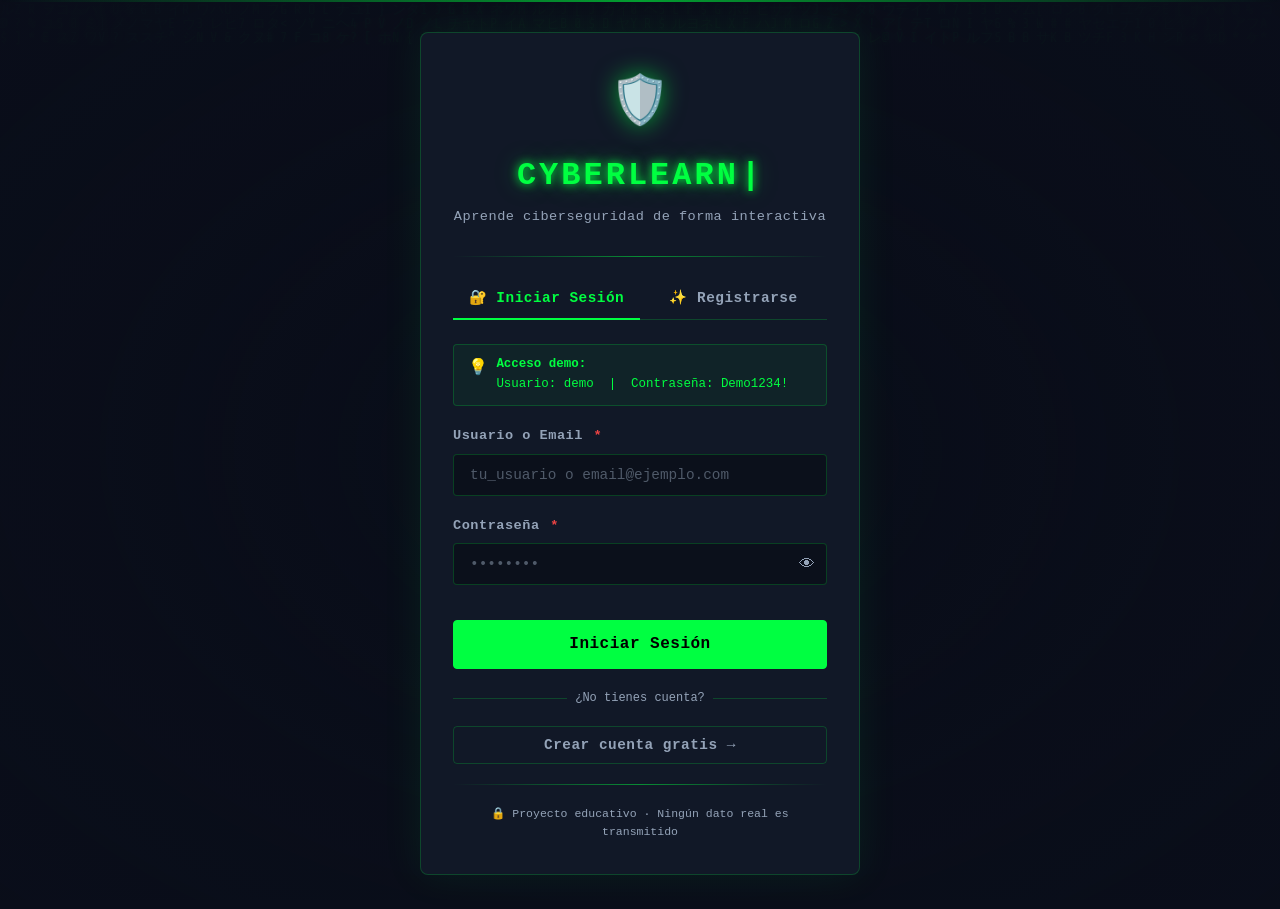
<file: quiz.html>
<!DOCTYPE html>
<html lang="es">
<head>
  <meta charset="UTF-8" />
  <meta name="viewport" content="width=device-width, initial-scale=1.0" />
  <title>Quiz Interactivo – CyberLearn</title>
  <link rel="stylesheet" href="css/style.css" />
  <style>
    /* ── Reset & Variables ── */
    *, *::before, *::after { box-sizing: border-box; margin: 0; padding: 0; }

    :root {
      --bg:        #0a0a0f;
      --bg2:       #0f0f1a;
      --bg3:       #141428;
      --card:      #12122a;
      --border:    #1e1e4a;
      --accent:    #00f5ff;
      --accent2:   #7b2fff;
      --accent3:   #ff2d78;
      --green:     #00ff88;
      --red:       #ff4466;
      --yellow:    #ffe500;
      --text:      #e0e0ff;
      --text-dim:  #6b6b9a;
      --glow:      0 0 18px rgba(0,245,255,.45);
      --glow2:     0 0 18px rgba(123,47,255,.45);
      --radius:    12px;
      --font:      'Courier New', 'Consolas', monospace;
    }

    html { scroll-behavior: smooth; }

    body {
      font-family: var(--font);
      background: var(--bg);
      color: var(--text);
      min-height: 100vh;
      overflow-x: hidden;
    }

    /* ── Matrix Rain ── */
    #matrix-canvas {
      position: fixed; top: 0; left: 0;
      width: 100%; height: 100%;
      opacity: .05; pointer-events: none; z-index: 0;
    }

    /* ── Scanlines ── */
    body::after {
      content: '';
      position: fixed; inset: 0;
      background: repeating-linear-gradient(0deg, transparent, transparent 3px, rgba(0,0,0,.07) 3px, rgba(0,0,0,.07) 4px);
      pointer-events: none; z-index: 999;
    }

    /* ── Navbar ── */
    .navbar {
      position: sticky; top: 0; z-index: 100;
      background: rgba(10,10,20,.92);
      backdrop-filter: blur(12px);
      border-bottom: 1px solid var(--border);
      display: flex; align-items: center; justify-content: space-between;
      padding: .75rem 2rem; gap: 1rem;
    }

    .nav-logo {
      font-size: 1.3rem; font-weight: 700;
      color: var(--accent); text-shadow: var(--glow);
      text-decoration: none; letter-spacing: 1px;
    }

    .btn {
      display: inline-flex; align-items: center; gap: .4rem;
      padding: .5rem 1.1rem; border-radius: 8px; border: 1px solid transparent;
      font-family: var(--font); font-size: .85rem; font-weight: 600;
      cursor: pointer; transition: all .22s; text-decoration: none; white-space: nowrap;
    }

    .btn-back {
      background: transparent; border-color: var(--border); color: var(--text-dim);
    }
    .btn-back:hover { border-color: var(--accent); color: var(--accent); }

    .btn-primary {
      background: linear-gradient(135deg, var(--accent2), var(--accent)); color: #fff; border-color: var(--accent);
    }
    .btn-primary:hover { box-shadow: var(--glow); transform: translateY(-2px); }

    .btn-secondary {
      background: transparent; border-color: var(--accent); color: var(--accent);
    }
    .btn-secondary:hover { background: rgba(0,245,255,.1); box-shadow: var(--glow); }

    .btn-danger {
      background: transparent; border-color: var(--accent3); color: var(--accent3);
    }
    .btn-danger:hover { background: rgba(255,45,120,.1); }

    /* ── Main ── */
    .main {
      position: relative; z-index: 1;
      max-width: 820px; margin: 0 auto;
      padding: 2rem 1.5rem 4rem;
    }

    /* ═══════════════════════════════
       SCREENS
    ═══════════════════════════════ */

    .screen { display: none; }
    .screen.active { display: block; }

    /* ── Start Screen ── */
    .start-card {
      background: var(--card); border: 1px solid var(--border);
      border-radius: var(--radius); padding: 2.5rem 2rem; text-align: center;
      position: relative; overflow: hidden;
    }

    .start-card::before {
      content: '';
      position: absolute; top: 0; left: 0; right: 0; height: 3px;
      background: linear-gradient(90deg, var(--accent2), var(--accent), var(--accent3));
    }

    .start-icon { font-size: 4rem; display: block; margin-bottom: 1rem; }

    .start-title {
      font-size: 2rem; font-weight: 700;
      color: var(--accent); text-shadow: var(--glow); margin-bottom: .6rem;
    }

    .start-desc {
      color: var(--text-dim); font-size: .9rem;
      line-height: 1.6; margin-bottom: 2rem; max-width: 460px; margin-left: auto; margin-right: auto;
    }

    .start-info-grid {
      display: grid; grid-template-columns: repeat(auto-fit, minmax(140px, 1fr));
      gap: 1rem; margin-bottom: 2rem;
    }

    .info-item {
      background: rgba(0,245,255,.05); border: 1px solid var(--border);
      border-radius: 8px; padding: .9rem;
    }

    .info-value { font-size: 1.5rem; font-weight: 700; color: var(--accent); display: block; }
    .info-label { font-size: .72rem; color: var(--text-dim); text-transform: uppercase; letter-spacing: 1px; }

    /* ── Quiz Screen ── */
    .progress-wrap {
      margin-bottom: 1.5rem;
    }

    .progress-header {
      display: flex; justify-content: space-between; align-items: center;
      margin-bottom: .5rem;
    }

    .progress-label { font-size: .8rem; color: var(--text-dim); }
    .progress-score-label { font-size: .9rem; color: var(--accent); font-weight: 700; }

    .progress-bar-track {
      width: 100%; height: 6px;
      background: var(--border); border-radius: 3px; overflow: hidden;
    }

    .progress-bar-fill {
      height: 100%; border-radius: 3px;
      background: linear-gradient(90deg, var(--accent2), var(--accent));
      transition: width .4s ease;
    }

    /* Timer */
    .timer-wrap {
      display: flex; justify-content: flex-end; margin-bottom: 1.2rem;
    }

    .timer-display {
      display: flex; align-items: center; gap: .5rem;
      background: var(--card); border: 1px solid var(--border);
      border-radius: 8px; padding: .4rem .9rem; font-size: .9rem;
    }

    .timer-display.urgent { border-color: var(--red); color: var(--red); animation: pulse .5s ease infinite alternate; }
    @keyframes pulse { from { box-shadow: none; } to { box-shadow: 0 0 10px rgba(255,68,102,.5); } }

    .timer-bar-track {
      flex: 1; height: 4px;
      background: var(--border); border-radius: 2px; overflow: hidden; margin-top: .3rem;
    }

    .timer-bar-fill {
      height: 100%; border-radius: 2px;
      background: var(--green);
      transition: width 1s linear, background .5s;
    }

    /* Question Card */
    .question-card {
      background: var(--card); border: 1px solid var(--border);
      border-radius: var(--radius); padding: 2rem; margin-bottom: 1.5rem;
      animation: fadeSlide .3s ease;
    }

    @keyframes fadeSlide {
      from { opacity: 0; transform: translateX(20px); }
      to   { opacity: 1; transform: translateX(0); }
    }

    .question-number {
      font-size: .75rem; text-transform: uppercase; letter-spacing: 2px;
      color: var(--accent2); margin-bottom: .8rem;
    }

    .question-text {
      font-size: 1.1rem; font-weight: 700; color: var(--text);
      line-height: 1.6; margin-bottom: 1.5rem;
    }

    /* Options */
    .options-grid {
      display: grid; gap: .75rem;
    }

    .option-btn {
      display: flex; align-items: flex-start; gap: .9rem;
      background: rgba(255,255,255,.03); border: 1px solid var(--border);
      border-radius: 10px; padding: .9rem 1rem;
      cursor: pointer; transition: all .2s;
      text-align: left; font-family: var(--font); font-size: .9rem; color: var(--text);
      width: 100%;
    }

    .option-btn:not(.answered):hover {
      border-color: var(--accent2); background: rgba(123,47,255,.08);
      transform: translateX(4px);
    }

    .option-label {
      display: inline-flex; align-items: center; justify-content: center;
      width: 28px; height: 28px; border-radius: 6px;
      border: 1px solid var(--border); background: var(--bg3);
      font-weight: 700; font-size: .85rem; flex-shrink: 0;
      color: var(--text-dim); transition: all .2s;
    }

    .option-btn.correct {
      border-color: var(--green); background: rgba(0,255,136,.1);
      color: var(--green);
    }
    .option-btn.correct .option-label {
      background: var(--green); border-color: var(--green); color: #000;
    }

    .option-btn.wrong {
      border-color: var(--red); background: rgba(255,68,102,.1);
      color: var(--red);
    }
    .option-btn.wrong .option-label {
      background: var(--red); border-color: var(--red); color: #fff;
    }

    .option-btn.disabled { cursor: default; pointer-events: none; }

    /* Explanation */
    .explanation-box {
      display: none;
      background: rgba(0,245,255,.05); border: 1px solid rgba(0,245,255,.2);
      border-radius: 8px; padding: 1rem 1.2rem;
      margin-top: 1rem; font-size: .85rem; color: var(--text); line-height: 1.6;
    }

    .explanation-box.show { display: flex; gap: .6rem; align-items: flex-start; }
    .explanation-box .ex-icon { font-size: 1.1rem; flex-shrink: 0; }

    /* Next button */
    .next-wrap { display: none; justify-content: flex-end; margin-top: 1.2rem; }
    .next-wrap.show { display: flex; }

    /* ── Results Screen ── */
    .results-card {
      background: var(--card); border: 1px solid var(--border);
      border-radius: var(--radius); padding: 2.5rem 2rem; text-align: center;
    }

    .results-card::before {
      content: '';
      display: block; width: 100%; height: 3px; border-radius: 3px;
      background: linear-gradient(90deg, var(--accent2), var(--accent), var(--accent3));
      margin-bottom: 2rem; border-radius: var(--radius) var(--radius) 0 0;
      margin: -2.5rem -2rem 2rem; width: calc(100% + 4rem);
    }

    .results-emoji { font-size: 4rem; display: block; margin-bottom: 1rem; }

    .results-grade {
      font-size: 1.5rem; font-weight: 700; margin-bottom: .3rem;
    }

    .results-score {
      font-size: 3.5rem; font-weight: 700;
      color: var(--accent); text-shadow: var(--glow);
      margin: .5rem 0;
    }

    .results-percent {
      font-size: 1.1rem; color: var(--text-dim); margin-bottom: 2rem;
    }

    .results-breakdown {
      display: grid; grid-template-columns: repeat(auto-fit, minmax(120px, 1fr));
      gap: 1rem; margin-bottom: 2rem;
    }

    .breakdown-item {
      background: rgba(0,245,255,.05); border: 1px solid var(--border);
      border-radius: 8px; padding: .9rem;
    }

    .breakdown-value {
      font-size: 1.6rem; font-weight: 700; display: block;
    }

    .breakdown-label {
      font-size: .72rem; color: var(--text-dim);
      text-transform: uppercase; letter-spacing: 1px;
    }

    .results-actions {
      display: flex; gap: 1rem; justify-content: center; flex-wrap: wrap;
    }

    /* Grade colors */
    .grade-expert   { color: var(--accent); text-shadow: var(--glow); }
    .grade-advanced { color: var(--green); }
    .grade-mid      { color: var(--yellow); }
    .grade-beginner { color: var(--accent3); }

    /* Question review */
    .review-section { margin-top: 2rem; text-align: left; }

    .review-title {
      font-size: 1rem; font-weight: 700; color: var(--accent);
      text-transform: uppercase; letter-spacing: 2px; margin-bottom: 1rem;
      display: flex; align-items: center; gap: .6rem;
    }
    .review-title::after { content: ''; flex: 1; height: 1px; background: linear-gradient(to right, var(--accent), transparent); }

    .review-item {
      background: rgba(255,255,255,.02); border: 1px solid var(--border);
      border-radius: 8px; padding: 1rem; margin-bottom: .6rem;
      display: flex; gap: .8rem; align-items: flex-start;
    }

    .review-item .ri-icon { font-size: 1.2rem; flex-shrink: 0; margin-top: .1rem; }
    .review-item .ri-q { font-size: .82rem; color: var(--text-dim); margin-bottom: .2rem; }
    .review-item .ri-a { font-size: .88rem; }
    .review-item.ri-correct .ri-a { color: var(--green); }
    .review-item.ri-wrong .ri-a { color: var(--red); }

    /* ── Responsive ── */
    @media (max-width: 600px) {
      .navbar { padding: .6rem 1rem; }
      .main { padding: 1.2rem 1rem 3rem; }
      .start-title { font-size: 1.5rem; }
      .question-text { font-size: 1rem; }
      .results-score { font-size: 2.8rem; }
    }

    .footer-quiz {
      position: relative; z-index: 1;
      text-align: center; padding: 1.5rem;
      border-top: 1px solid var(--border);
      color: var(--text-dim); font-size: .8rem;
    }
    .footer-quiz span { color: var(--accent3); }
  </style>
</head>
<body>

<canvas id="matrix-canvas"></canvas>

<!-- ── Navbar ── -->
<nav class="navbar">
  <a href="dashboard.html" class="nav-logo">🛡️ CyberLearn</a>
  <div style="display:flex;gap:.7rem;align-items:center;">
    <span style="font-size:.85rem;color:var(--text-dim);" id="nav-username-display">Quiz</span>
    <a href="dashboard.html" class="btn btn-back">← Dashboard</a>
  </div>
</nav>

<main class="main">

  <!-- ══ START SCREEN ══ -->
  <div id="screen-start" class="screen active">
    <div class="start-card">
      <span class="start-icon">🧠</span>
      <div class="start-title">Quiz Interactivo</div>
      <p class="start-desc">
        Pon a prueba tus conocimientos de ciberseguridad con 20 preguntas de múltiple opción.
        Tienes <strong>30 segundos</strong> por pregunta. ¡Demuestra lo que sabes!
      </p>
      <div class="start-info-grid">
        <div class="info-item">
          <span class="info-value">20</span>
          <span class="info-label">Preguntas</span>
        </div>
        <div class="info-item">
          <span class="info-value">30s</span>
          <span class="info-label">Por pregunta</span>
        </div>
        <div class="info-item">
          <span class="info-value">4</span>
          <span class="info-label">Opciones</span>
        </div>
        <div class="info-item">
          <span class="info-value" id="best-score-display">-</span>
          <span class="info-label">Mejor puntuación</span>
        </div>
      </div>
      <button class="btn btn-primary" id="btn-start-quiz" style="font-size:1rem;padding:.8rem 2.5rem;">
        ▶ Empezar Quiz
      </button>
    </div>
  </div>

  <!-- ══ QUIZ SCREEN ══ -->
  <div id="screen-quiz" class="screen">

    <!-- Progress -->
    <div class="progress-wrap">
      <div class="progress-header">
        <span class="progress-label">Pregunta <span id="q-current">1</span> de <span id="q-total">20</span></span>
        <span class="progress-score-label">⭐ <span id="score-counter">0</span> correctas</span>
      </div>
      <div class="progress-bar-track">
        <div class="progress-bar-fill" id="progress-fill" style="width:0%"></div>
      </div>
    </div>

    <!-- Timer -->
    <div class="timer-wrap">
      <div class="timer-display" id="timer-display">
        ⏱️ <span id="timer-countdown">30</span>s
      </div>
    </div>
    <div class="progress-bar-track" style="margin-bottom:1.5rem;height:4px;">
      <div class="timer-bar-fill" id="timer-bar" style="width:100%"></div>
    </div>

    <!-- Question Card -->
    <div class="question-card" id="question-card">
      <div class="question-number" id="q-number-label">PREGUNTA 1</div>
      <div class="question-text" id="q-text">Cargando…</div>
      <div class="options-grid" id="options-grid"></div>
      <div class="explanation-box" id="explanation-box">
        <span class="ex-icon">💡</span>
        <span id="explanation-text"></span>
      </div>
    </div>

    <!-- Next Button -->
    <div class="next-wrap" id="next-wrap">
      <button class="btn btn-primary" id="btn-next">Siguiente →</button>
    </div>

  </div>

  <!-- ══ RESULTS SCREEN ══ -->
  <div id="screen-results" class="screen">
    <div class="results-card">
      <span class="results-emoji" id="results-emoji">🏆</span>
      <div class="results-grade" id="results-grade">Experto</div>
      <div class="results-score" id="results-score">20/20</div>
      <div class="results-percent" id="results-percent">100% correcto</div>

      <div class="results-breakdown">
        <div class="breakdown-item">
          <span class="breakdown-value" id="bd-correct" style="color:var(--green);">0</span>
          <span class="breakdown-label">✅ Correctas</span>
        </div>
        <div class="breakdown-item">
          <span class="breakdown-value" id="bd-wrong" style="color:var(--red);">0</span>
          <span class="breakdown-label">❌ Incorrectas</span>
        </div>
        <div class="breakdown-item">
          <span class="breakdown-value" id="bd-time" style="color:var(--yellow);">0s</span>
          <span class="breakdown-label">⏱️ Tiempo medio</span>
        </div>
        <div class="breakdown-item">
          <span class="breakdown-value" id="bd-points" style="color:var(--accent);">0</span>
          <span class="breakdown-label">⭐ Puntos ganados</span>
        </div>
      </div>

      <div class="results-actions">
        <button class="btn btn-primary" id="btn-replay">🔄 Jugar de nuevo</button>
        <a href="dashboard.html" class="btn btn-secondary">🏠 Volver al Dashboard</a>
      </div>

      <!-- Review -->
      <div class="review-section">
        <div class="review-title">📋 Revisión de respuestas</div>
        <div id="review-list"></div>
      </div>
    </div>
  </div>

</main>

<footer class="footer-quiz">
  Hecho con <span>❤️</span> para la comunidad de ciberseguridad &nbsp;·&nbsp; CyberLearn © 2025
</footer>

<script src="js/auth.js"></script>
<script>
/* ═══════════════════════════════════════════
   Auth Guard
═══════════════════════════════════════════ */
(function () {
  if (typeof Auth === 'undefined' || !Auth.isLoggedIn()) {
    window.location.href = 'index.html';
  }
})();

/* ═══════════════════════════════════════════
   Matrix Rain
═══════════════════════════════════════════ */
(function () {
  const canvas = document.getElementById('matrix-canvas');
  const ctx    = canvas.getContext('2d');
  let cols, drops;
  const chars  = '01アイウエオカキクケコサシスセソ abcdefghijklmnopqrstuvwxyz<>{}[]';
  function init() {
    canvas.width  = window.innerWidth;
    canvas.height = window.innerHeight;
    cols  = Math.floor(canvas.width / 16);
    drops = Array.from({ length: cols }, () => Math.random() * -50);
  }
  function draw() {
    ctx.fillStyle = 'rgba(10,10,15,0.05)';
    ctx.fillRect(0, 0, canvas.width, canvas.height);
    ctx.fillStyle = '#00f5ff';
    ctx.font = '14px monospace';
    drops.forEach((y, i) => {
      const char = chars[Math.floor(Math.random() * chars.length)];
      ctx.fillText(char, i * 16, y * 16);
      if (y * 16 > canvas.height && Math.random() > 0.975) drops[i] = 0;
      drops[i] += 0.5;
    });
  }
  init();
  window.addEventListener('resize', init);
  setInterval(draw, 60);
})();

/* ═══════════════════════════════════════════
   Questions Bank – 20 Questions
═══════════════════════════════════════════ */
const QUESTIONS = [
  {
    text: '¿Qué es el phishing?',
    options: [
      'Un tipo de malware que se replica solo',
      'Una técnica de engaño para obtener información confidencial',
      'Un protocolo de seguridad de red',
      'Un tipo de firewall',
    ],
    correct: 1,
    explanation: 'El phishing es una técnica de ingeniería social en la que los atacantes se hacen pasar por entidades legítimas (bancos, empresas) mediante emails, SMS o webs falsas para obtener datos confidenciales como contraseñas o datos bancarios.',
  },
  {
    text: '¿Qué significa "SQL Injection"?',
    options: [
      'Una técnica para optimizar bases de datos',
      'Un tipo de cifrado de base de datos',
      'La inserción de código SQL malicioso en formularios web',
      'Un antivirus especializado en bases de datos',
    ],
    correct: 2,
    explanation: 'SQL Injection consiste en insertar sentencias SQL maliciosas en campos de entrada de una aplicación web. Si la aplicación no sanitiza correctamente los datos, el atacante puede manipular, leer o eliminar información de la base de datos.',
  },
  {
    text: '¿Qué es un firewall?',
    options: [
      'Un tipo de virus informático',
      'Software o hardware que filtra y controla el tráfico de red',
      'Un método de cifrado de datos',
      'Una técnica de hacking avanzada',
    ],
    correct: 1,
    explanation: 'Un firewall es un sistema de seguridad (software o hardware) que monitoriza y filtra el tráfico de red entrante y saliente según reglas de seguridad predefinidas. Actúa como barrera entre redes de confianza e inseguras.',
  },
  {
    text: '¿Qué es el ransomware?',
    options: [
      'Software que muestra publicidad no deseada',
      'Malware que cifra los archivos de la víctima y exige un rescate',
      'Un tipo de firewall de nueva generación',
      'Una VPN maliciosa',
    ],
    correct: 1,
    explanation: 'El ransomware es un tipo de malware que cifra los ficheros del sistema víctima haciéndolos inaccesibles. Los atacantes exigen un rescate económico (generalmente en criptomonedas) a cambio de la clave de descifrado.',
  },
  {
    text: '¿Qué es la autenticación de dos factores (2FA)?',
    options: [
      'Usar dos contraseñas diferentes en el mismo sistema',
      'Un método de doble cifrado de datos',
      'Verificación de identidad mediante dos métodos distintos',
      'Instalar dos firewalls en paralelo',
    ],
    correct: 2,
    explanation: 'La autenticación de dos factores añade una capa de seguridad adicional al proceso de inicio de sesión. Combina algo que sabes (contraseña) con algo que tienes (código SMS/app) o algo que eres (biometría).',
  },
  {
    text: '¿Qué es XSS (Cross-Site Scripting)?',
    options: [
      'Un protocolo de red seguro para comunicaciones cifradas',
      'Inyección de scripts maliciosos en páginas web vistas por otros usuarios',
      'Un tipo de VPN empresarial',
      'Un método de cifrado de sesión web',
    ],
    correct: 1,
    explanation: 'XSS permite a los atacantes inyectar scripts maliciosos en páginas web legítimas. Cuando otros usuarios visitan esas páginas, el script se ejecuta en su navegador, pudiendo robar cookies de sesión, redirigir a sitios maliciosos o modificar el contenido.',
  },
  {
    text: '¿Qué es una VPN?',
    options: [
      'Un tipo de malware de red',
      'Red Privada Virtual que cifra el tráfico de internet',
      'Un antivirus de nueva generación',
      'Un protocolo de red sin cifrado',
    ],
    correct: 1,
    explanation: 'Una VPN (Virtual Private Network) crea un túnel cifrado entre tu dispositivo e internet, ocultando tu IP real y cifrando todos los datos transmitidos. Es especialmente útil en redes Wi-Fi públicas o para acceder a recursos corporativos de forma remota.',
  },
  {
    text: '¿Qué es el hashing?',
    options: [
      'Un tipo de ataque de denegación de servicio',
      'Transformar datos de cualquier tamaño en una cadena de longitud fija, proceso irreversible',
      'Cifrado simétrico de archivos',
      'Un tipo de VPN empresarial',
    ],
    correct: 1,
    explanation: 'El hashing es una función unidireccional que convierte cualquier dato en una cadena de longitud fija (digest). Es determinista (misma entrada = misma salida) pero no reversible. Se usa para almacenar contraseñas y verificar integridad de archivos.',
  },
  {
    text: '¿Qué es un ataque de fuerza bruta?',
    options: [
      'Un ataque físico contra servidores en un centro de datos',
      'Probar sistemáticamente todas las combinaciones posibles de contraseñas',
      'Un tipo de phishing sofisticado',
      'Infección de sistemas mediante USB malicioso',
    ],
    correct: 1,
    explanation: 'Un ataque de fuerza bruta intenta descubrir una contraseña o clave probando todas las combinaciones posibles. Con equipos modernos, contraseñas cortas o simples pueden crackearse en segundos. El uso de contraseñas largas y complejas, junto con bloqueo por intentos, mitiga este riesgo.',
  },
  {
    text: '¿Qué es HTTPS?',
    options: [
      'Un lenguaje de programación para aplicaciones web seguras',
      'HTTP con cifrado SSL/TLS para conexiones seguras',
      'Un tipo de malware que intercepta tráfico web',
      'Un protocolo de correo electrónico cifrado',
    ],
    correct: 1,
    explanation: 'HTTPS es HTTP combinado con el protocolo TLS/SSL para cifrar la comunicación entre el navegador y el servidor. Garantiza confidencialidad, integridad y autenticación. El candado visible en la barra del navegador indica su uso.',
  },
  {
    text: '¿Qué es un zero-day (día cero)?',
    options: [
      'Un día en que no se registran ataques informáticos',
      'Una vulnerabilidad desconocida para el fabricante sin parche disponible',
      'El primer día que un hacker accede a un sistema',
      'Un tipo especial de contraseña temporal',
    ],
    correct: 1,
    explanation: 'Un zero-day es una vulnerabilidad en software o hardware que es desconocida para su fabricante y para la comunidad de seguridad. Recibe ese nombre porque el fabricante tiene "cero días" para preparar un parche antes de que sea explotada.',
  },
  {
    text: '¿Qué es la ingeniería social?',
    options: [
      'Programación avanzada de sistemas de seguridad',
      'Manipular personas psicológicamente para obtener información confidencial',
      'Diseño de redes informáticas seguras',
      'Construcción automatizada de malware',
    ],
    correct: 1,
    explanation: 'La ingeniería social explota la psicología humana en lugar de vulnerabilidades técnicas. Los atacantes manipulan a las personas mediante engaño, pretextos o urgencia artificial para que revelen información confidencial o realicen acciones perjudiciales.',
  },
  {
    text: '¿Qué es un backdoor (puerta trasera)?',
    options: [
      'La puerta trasera física de un servidor en un datacenter',
      'Acceso oculto y no autorizado a un sistema implantado por un atacante',
      'Un método de cifrado alternativo y seguro',
      'Un tipo de VPN para acceso remoto legítimo',
    ],
    correct: 1,
    explanation: 'Un backdoor es un método oculto para eludir la autenticación normal de un sistema. Puede ser instalado por atacantes tras comprometer un sistema, o incluido intencionalmente por el fabricante. Permite acceso remoto persistente sin conocimiento del propietario.',
  },
  {
    text: '¿Qué es un botnet?',
    options: [
      'Un robot de programación automática para tests',
      'Red de dispositivos infectados y controlados remotamente por un atacante',
      'Un antivirus que opera de forma automatizada',
      'Un tipo de firewall distribuido',
    ],
    correct: 1,
    explanation: 'Una botnet es una red de dispositivos comprometidos (computadoras, routers, IoT) controlados remotamente por un atacante (botmaster). Se utilizan para ataques DDoS, envío de spam, minería de criptomonedas o distribución de malware.',
  },
  {
    text: '¿Qué es CSRF (Cross-Site Request Forgery)?',
    options: [
      'Un protocolo de red para peticiones seguras entre sitios',
      'Ataque que fuerza al usuario autenticado a ejecutar acciones no deseadas en una web',
      'Un tipo de cifrado de sesiones web cruzadas',
      'Un método de autenticación multifactor',
    ],
    correct: 1,
    explanation: 'CSRF engaña al navegador de un usuario autenticado para que envíe peticiones HTTP no autorizadas a una aplicación en la que tiene sesión activa. El servidor las procesa como legítimas. Se previene con tokens CSRF únicos por sesión.',
  },
  {
    text: '¿Qué es un pentest (prueba de penetración)?',
    options: [
      'Una prueba de rendimiento y velocidad de servidores',
      'Ataque simulado y autorizado para encontrar vulnerabilidades en un sistema',
      'Test de verificación de contraseñas débiles',
      'Prueba de conectividad entre redes',
    ],
    correct: 1,
    explanation: 'Un pentest (penetration test) es una evaluación de seguridad donde expertos intentan comprometer un sistema con autorización explícita del propietario. El objetivo es identificar vulnerabilidades antes de que lo hagan los atacantes reales, proporcionando un informe detallado con hallazgos y recomendaciones.',
  },
  {
    text: '¿Qué algoritmo de hash se considera INSEGURO hoy en día?',
    options: [
      'SHA-256',
      'bcrypt',
      'MD5',
      'Argon2',
    ],
    correct: 2,
    explanation: 'MD5 (Message Digest 5) fue diseñado en 1991. Hoy se considera criptográficamente roto: es vulnerable a colisiones (dos entradas diferentes producen el mismo hash) y se puede revertir mediante tablas rainbow. Para contraseñas, usa bcrypt, Argon2 o scrypt.',
  },
  {
    text: '¿Qué es el principio de mínimo privilegio (Least Privilege)?',
    options: [
      'Dar acceso máximo a todos los usuarios para maximizar la productividad',
      'Otorgar a usuarios y sistemas solo los permisos estrictamente necesarios para su función',
      'Usar contraseñas con la longitud mínima permitida',
      'Instalar el mínimo de software posible en servidores',
    ],
    correct: 1,
    explanation: 'El principio de mínimo privilegio establece que cada usuario, proceso o sistema debe tener únicamente los permisos mínimos necesarios para realizar su función. Limita el daño potencial ante compromisos de cuentas o malware, reduciendo significativamente la superficie de ataque.',
  },
  {
    text: '¿Qué puerto usa HTTPS por defecto?',
    options: [
      'Puerto 80',
      'Puerto 22',
      'Puerto 443',
      'Puerto 8080',
    ],
    correct: 2,
    explanation: 'HTTPS utiliza el puerto TCP 443 por defecto. El puerto 80 es para HTTP sin cifrar; el 22 para SSH; el 8080 es un alternativo común para HTTP en desarrollo. Los servidores web escuchan en 443 para las conexiones HTTPS seguras.',
  },
  {
    text: '¿Qué es la criptografía asimétrica?',
    options: [
      'Cifrado que usa la misma clave para cifrar y descifrar datos',
      'Cifrado que utiliza un par de claves: una pública para cifrar y una privada para descifrar',
      'Cifrado que no requiere ninguna clave',
      'Un tipo de función hash unidireccional',
    ],
    correct: 1,
    explanation: 'La criptografía asimétrica (clave pública) usa un par de claves matemáticamente relacionadas: la clave pública (compartida libremente, usada para cifrar) y la clave privada (secreta, usada para descifrar). Es la base de HTTPS, SSH, firmas digitales y certificados SSL/TLS.',
  },
];

/* ═══════════════════════════════════════════
   Quiz State
═══════════════════════════════════════════ */
const TOTAL_Q   = QUESTIONS.length; // 20
const TIME_LIMIT = 30; // seconds per question

let quizState = {
  questions:   [],
  currentIdx:  0,
  score:        0,
  answers:     [],   // { questionIdx, selectedIdx, correct, timeUsed }
  timerInterval: null,
  timeLeft:    TIME_LIMIT,
  startTime:   null,
  qStartTime:  null,
  answered:    false,
};

/* ── Shuffle helper ── */
function shuffle(arr) {
  const a = [...arr];
  for (let i = a.length - 1; i > 0; i--) {
    const j = Math.floor(Math.random() * (i + 1));
    [a[i], a[j]] = [a[j], a[i]];
  }
  return a;
}

/* ═══════════════════════════════════════════
   Screen Management
═══════════════════════════════════════════ */
function showScreen(id) {
  document.querySelectorAll('.screen').forEach(s => s.classList.remove('active'));
  document.getElementById(id).classList.add('active');
}

/* ═══════════════════════════════════════════
   Init
═══════════════════════════════════════════ */
document.addEventListener('DOMContentLoaded', function () {
  // Nav username
  const session = Auth.getSession ? Auth.getSession() : null;
  if (session) {
    document.getElementById('nav-username-display').textContent = session.username;
  }

  // Best score
  const progress = Auth.getProgress ? Auth.getProgress() : {};
  const best = progress.quizBestScore || '-';
  document.getElementById('best-score-display').textContent = best === '-' ? '-' : `${best}/20`;

  // Start button
  document.getElementById('btn-start-quiz').addEventListener('click', startQuiz);
  document.getElementById('btn-next').addEventListener('click', nextQuestion);
  document.getElementById('btn-replay').addEventListener('click', startQuiz);
});

/* ═══════════════════════════════════════════
   Start Quiz
═══════════════════════════════════════════ */
function startQuiz() {
  quizState.questions   = shuffle(QUESTIONS);
  quizState.currentIdx  = 0;
  quizState.score       = 0;
  quizState.answers     = [];
  quizState.startTime   = Date.now();

  showScreen('screen-quiz');
  renderQuestion();
}

/* ═══════════════════════════════════════════
   Render Question
═══════════════════════════════════════════ */
function renderQuestion() {
  const q   = quizState.questions[quizState.currentIdx];
  const idx = quizState.currentIdx;
  const num = idx + 1;

  quizState.answered = false;
  quizState.qStartTime = Date.now();

  // Progress
  document.getElementById('q-current').textContent   = num;
  document.getElementById('q-total').textContent     = TOTAL_Q;
  document.getElementById('score-counter').textContent = quizState.score;
  document.getElementById('progress-fill').style.width = `${((num - 1) / TOTAL_Q) * 100}%`;
  document.getElementById('q-number-label').textContent = `PREGUNTA ${num}`;
  document.getElementById('q-text').textContent      = q.text;

  // Options
  const grid = document.getElementById('options-grid');
  const labels = ['A', 'B', 'C', 'D'];
  grid.innerHTML = q.options.map((opt, i) => `
    <button class="option-btn" data-index="${i}" onclick="selectAnswer(${i})">
      <span class="option-label">${labels[i]}</span>
      <span>${opt}</span>
    </button>
  `).join('');

  // Explanation
  document.getElementById('explanation-box').classList.remove('show');
  document.getElementById('explanation-text').textContent = '';
  document.getElementById('next-wrap').classList.remove('show');

  // Timer
  startTimer();
}

/* ═══════════════════════════════════════════
   Timer
═══════════════════════════════════════════ */
function startTimer() {
  clearInterval(quizState.timerInterval);
  quizState.timeLeft = TIME_LIMIT;
  updateTimerDisplay();

  quizState.timerInterval = setInterval(function () {
    quizState.timeLeft--;
    updateTimerDisplay();
    if (quizState.timeLeft <= 0) {
      clearInterval(quizState.timerInterval);
      if (!quizState.answered) {
        timeOut();
      }
    }
  }, 1000);
}

function updateTimerDisplay() {
  const tl = quizState.timeLeft;
  const el = document.getElementById('timer-countdown');
  const disp = document.getElementById('timer-display');
  const bar  = document.getElementById('timer-bar');
  el.textContent = tl;
  bar.style.width = `${(tl / TIME_LIMIT) * 100}%`;

  // Color transitions
  if (tl <= 10) {
    bar.style.background = '#ff4466';
    disp.classList.add('urgent');
  } else if (tl <= 20) {
    bar.style.background = '#ffe500';
    disp.classList.remove('urgent');
  } else {
    bar.style.background = '#00ff88';
    disp.classList.remove('urgent');
  }
}

function timeOut() {
  quizState.answered = true;
  const q = quizState.questions[quizState.currentIdx];
  const timeUsed = Math.round((Date.now() - quizState.qStartTime) / 1000);

  // Highlight correct answer
  const btns = document.querySelectorAll('.option-btn');
  btns.forEach((btn, i) => {
    btn.classList.add('disabled');
    if (i === q.correct) btn.classList.add('correct');
  });

  // Record (no answer selected = wrong)
  quizState.answers.push({ questionIdx: quizState.currentIdx, selectedIdx: -1, correct: false, timeUsed });

  // Show explanation
  showExplanation(q.explanation, '⏰ ¡Tiempo agotado! ');
  document.getElementById('next-wrap').classList.add('show');
}

/* ═══════════════════════════════════════════
   Select Answer
═══════════════════════════════════════════ */
function selectAnswer(selectedIdx) {
  if (quizState.answered) return;
  quizState.answered = true;
  clearInterval(quizState.timerInterval);

  const q = quizState.questions[quizState.currentIdx];
  const isCorrect = selectedIdx === q.correct;
  const timeUsed  = Math.round((Date.now() - quizState.qStartTime) / 1000);

  if (isCorrect) quizState.score++;

  quizState.answers.push({
    questionIdx: quizState.currentIdx,
    selectedIdx,
    correct: isCorrect,
    timeUsed,
  });

  // Visual feedback on buttons
  const btns = document.querySelectorAll('.option-btn');
  btns.forEach((btn, i) => {
    btn.classList.add('disabled');
    if (i === q.correct) btn.classList.add('correct');
    else if (i === selectedIdx && !isCorrect) btn.classList.add('wrong');
  });

  // Update score display
  document.getElementById('score-counter').textContent = quizState.score;

  // Explanation
  const prefix = isCorrect ? '✅ ¡Correcto! ' : '❌ Incorrecto. ';
  showExplanation(q.explanation, prefix);

  // Show next button
  document.getElementById('next-wrap').classList.add('show');
}

/* ── Show Explanation ── */
function showExplanation(text, prefix) {
  const box = document.getElementById('explanation-box');
  document.getElementById('explanation-text').innerHTML = `<strong>${prefix}</strong>${text}`;
  box.classList.add('show');
}

/* ═══════════════════════════════════════════
   Next Question
═══════════════════════════════════════════ */
function nextQuestion() {
  quizState.currentIdx++;
  if (quizState.currentIdx >= TOTAL_Q) {
    showResults();
  } else {
    renderQuestion();
  }
}

/* ═══════════════════════════════════════════
   Results Screen
═══════════════════════════════════════════ */
function showResults() {
  showScreen('screen-results');

  const score   = quizState.score;
  const percent = Math.round((score / TOTAL_Q) * 100);
  const totalTime = Math.round((Date.now() - quizState.startTime) / 1000);
  const avgTime   = Math.round(totalTime / TOTAL_Q);
  const wrong     = TOTAL_Q - score;
  const points    = score * 100 + (score === TOTAL_Q ? 500 : 0); // bonus for perfect

  // Grade
  let grade, emoji, gradeClass;
  if (percent >= 90) {
    grade = '🏆 Experto en Ciberseguridad';
    emoji = '🏆';
    gradeClass = 'grade-expert';
  } else if (percent >= 70) {
    grade = '🥈 Nivel Avanzado';
    emoji = '🥈';
    gradeClass = 'grade-advanced';
  } else if (percent >= 50) {
    grade = '🥉 Nivel Intermedio';
    emoji = '🥉';
    gradeClass = 'grade-mid';
  } else {
    grade = '📚 Nivel Principiante';
    emoji = '📖';
    gradeClass = 'grade-beginner';
  }

  document.getElementById('results-emoji').textContent   = emoji;
  document.getElementById('results-grade').textContent   = grade;
  document.getElementById('results-grade').className     = `results-grade ${gradeClass}`;
  document.getElementById('results-score').textContent   = `${score}/${TOTAL_Q}`;
  document.getElementById('results-percent').textContent = `${percent}% correcto`;
  document.getElementById('bd-correct').textContent      = score;
  document.getElementById('bd-wrong').textContent        = wrong;
  document.getElementById('bd-time').textContent         = `${avgTime}s`;
  document.getElementById('bd-points').textContent       = points;

  // Question Review
  renderReview();

  // Save progress
  saveProgress(score, points);
}

/* ── Question Review ── */
function renderReview() {
  const list = document.getElementById('review-list');
  const labels = ['A', 'B', 'C', 'D'];

  list.innerHTML = quizState.answers.map((ans, i) => {
    const q = quizState.questions[ans.questionIdx];
    const isCorrect = ans.correct;
    const userAnswerText = ans.selectedIdx >= 0
      ? `${labels[ans.selectedIdx]}) ${q.options[ans.selectedIdx]}`
      : '⏰ Sin respuesta (tiempo agotado)';
    const correctText = `${labels[q.correct]}) ${q.options[q.correct]}`;

    return `
      <div class="review-item ${isCorrect ? 'ri-correct' : 'ri-wrong'}">
        <span class="ri-icon">${isCorrect ? '✅' : '❌'}</span>
        <div>
          <div class="ri-q">${i + 1}. ${q.text}</div>
          <div class="ri-a">
            ${isCorrect
              ? correctText
              : `Tu respuesta: <span style="color:var(--red)">${userAnswerText}</span>
                 &nbsp;·&nbsp; Correcta: <span style="color:var(--green)">${correctText}</span>`
            }
          </div>
        </div>
      </div>
    `;
  }).join('');
}

/* ── Save Progress ── */
function saveProgress(score, points) {
  if (!Auth.saveProgress) return;

  const session  = Auth.getSession ? Auth.getSession() : null;
  const username = session ? session.username : null;
  if (!username) return;

  const progress = Auth.getProgress ? Auth.getProgress() : {};

  // Best score
  const prevBest = progress.quizBestScore || 0;
  if (score > prevBest) progress.quizBestScore = score;

  // Totals
  progress.points             = (progress.points || 0) + points;
  progress.quizzesCompleted   = (progress.quizzesCompleted || 0) + 1;

  // History
  if (!progress.history) progress.history = [];
  progress.history.push({
    type: 'quiz',
    description: `Quiz completado: ${score}/${TOTAL_Q} correctas`,
    score: points,
    date: new Date().toLocaleDateString('es-ES'),
  });

  // Streak (simple: increment each time quiz played today)
  const today = new Date().toDateString();
  if (progress.lastPlayed !== today) {
    progress.streak = (progress.streak || 0) + 1;
    progress.lastPlayed = today;
  }

  Auth.saveProgress(progress);

  // Update best score display
  document.getElementById('best-score-display') &&
    (document.getElementById('best-score-display').textContent = `${progress.quizBestScore}/20`);
}
</script>
</body>
</html>
</file>
<file: css/style.css>
/* ============================================================
   CyberLearn - Estilos Principales
   Tema: Dark Cyberpunk / Hacker con acentos Matrix verdes
   ============================================================ */

/* ---- Variables CSS ---- */
:root {
  --bg-primary:    #0a0e1a;
  --bg-secondary:  #0d1226;
  --bg-card:       #111827;
  --accent-green:  #00ff41;
  --accent-cyan:   #00d4ff;
  --accent-purple: #7c3aed;
  --text-primary:  #e2e8f0;
  --text-secondary:#94a3b8;
  --danger:        #ef4444;
  --warning:       #f59e0b;
  --success:       #10b981;
  --border:        rgba(0,255,65,0.2);
  --glow-green:    0 0 10px var(--accent-green), 0 0 20px rgba(0,255,65,0.4);
  --glow-cyan:     0 0 10px var(--accent-cyan),  0 0 20px rgba(0,212,255,0.4);
  --transition:    0.3s ease;
  --radius:        8px;
  --radius-sm:     4px;
}

/* ---- Reset & Base ---- */
*,
*::before,
*::after {
  box-sizing: border-box;
  margin: 0;
  padding: 0;
}

html {
  scroll-behavior: smooth;
}

body {
  font-family: 'Courier New', Courier, monospace, sans-serif;
  background-color: var(--bg-primary);
  color: var(--text-primary);
  line-height: 1.6;
  min-height: 100vh;
  overflow-x: hidden;
  position: relative;
}

/* ---- Scanline Effect ---- */
body::before {
  content: '';
  position: fixed;
  top: 0;
  left: 0;
  width: 100%;
  height: 2px;
  background: linear-gradient(90deg, transparent, var(--accent-green), transparent);
  opacity: 0.6;
  z-index: 9999;
  animation: scanline 6s linear infinite;
  pointer-events: none;
}

@keyframes scanline {
  0%   { top: -2px; opacity: 0.6; }
  5%   { opacity: 0.6; }
  95%  { opacity: 0.3; }
  100% { top: 100vh; opacity: 0; }
}

/* ---- Scrollbar (Webkit) ---- */
::-webkit-scrollbar {
  width: 6px;
  height: 6px;
}
::-webkit-scrollbar-track {
  background: var(--bg-secondary);
}
::-webkit-scrollbar-thumb {
  background: var(--accent-green);
  border-radius: 3px;
}
::-webkit-scrollbar-thumb:hover {
  background: rgba(0,255,65,0.8);
}

/* ---- Typography ---- */
h1, h2, h3, h4, h5, h6 {
  color: var(--text-primary);
  line-height: 1.3;
  font-weight: 700;
}

a {
  color: var(--accent-cyan);
  text-decoration: none;
  transition: color var(--transition);
}

a:hover {
  color: var(--accent-green);
}

p {
  color: var(--text-secondary);
  margin-bottom: 1rem;
}

/* ---- Navbar ---- */
.navbar {
  position: fixed;
  top: 0;
  left: 0;
  width: 100%;
  background-color: var(--bg-secondary);
  border-bottom: 1px solid var(--border);
  padding: 1rem 2rem;
  display: flex;
  align-items: center;
  justify-content: space-between;
  z-index: 1000;
  backdrop-filter: blur(8px);
}

.navbar-brand {
  font-size: 1.4rem;
  font-weight: 900;
  color: var(--accent-green);
  text-shadow: var(--glow-green);
  letter-spacing: 2px;
  text-transform: uppercase;
  display: flex;
  align-items: center;
  gap: 0.5rem;
}

.navbar-brand span {
  color: var(--accent-cyan);
}

.navbar-nav {
  display: flex;
  align-items: center;
  gap: 0.75rem;
  list-style: none;
}

.navbar-nav a {
  color: var(--text-secondary);
  padding: 0.4rem 0.8rem;
  border-radius: var(--radius-sm);
  font-size: 0.875rem;
  transition: color var(--transition), background var(--transition);
  letter-spacing: 0.5px;
}

.navbar-nav a:hover,
.navbar-nav a.active {
  color: var(--accent-green);
  background: rgba(0,255,65,0.08);
}

.navbar-user {
  display: flex;
  align-items: center;
  gap: 0.75rem;
}

.navbar-avatar {
  width: 36px;
  height: 36px;
  border-radius: 50%;
  background: linear-gradient(135deg, var(--accent-green), var(--accent-cyan));
  display: flex;
  align-items: center;
  justify-content: center;
  font-weight: 900;
  color: #000;
  font-size: 0.9rem;
  flex-shrink: 0;
}

.navbar-toggle {
  display: none;
  background: none;
  border: 1px solid var(--border);
  color: var(--accent-green);
  padding: 0.4rem 0.6rem;
  border-radius: var(--radius-sm);
  cursor: pointer;
  font-size: 1.1rem;
}

/* ---- Buttons ---- */
.btn {
  display: inline-flex;
  align-items: center;
  gap: 0.4rem;
  padding: 0.6rem 1.5rem;
  border-radius: var(--radius-sm);
  font-family: inherit;
  font-size: 0.9rem;
  font-weight: 700;
  letter-spacing: 0.5px;
  cursor: pointer;
  transition: all var(--transition);
  border: none;
  outline: none;
  text-decoration: none;
  white-space: nowrap;
}

.btn:disabled {
  opacity: 0.5;
  cursor: not-allowed;
}

.btn-primary {
  background-color: var(--accent-green);
  color: #000;
  border: 1px solid var(--accent-green);
}
.btn-primary:hover:not(:disabled) {
  filter: brightness(1.1);
  box-shadow: var(--glow-green);
  color: #000;
}

.btn-secondary {
  background: transparent;
  color: var(--accent-cyan);
  border: 1px solid var(--accent-cyan);
}
.btn-secondary:hover:not(:disabled) {
  background: rgba(0,212,255,0.1);
  box-shadow: var(--glow-cyan);
}

.btn-danger {
  background-color: var(--danger);
  color: #fff;
  border: 1px solid var(--danger);
}
.btn-danger:hover:not(:disabled) {
  filter: brightness(1.1);
  box-shadow: 0 0 10px rgba(239,68,68,0.5);
}

.btn-ghost {
  background: transparent;
  color: var(--text-secondary);
  border: 1px solid var(--border);
}
.btn-ghost:hover:not(:disabled) {
  color: var(--accent-green);
  border-color: var(--accent-green);
}

.btn-sm {
  padding: 0.4rem 1rem;
  font-size: 0.8rem;
}

.btn-lg {
  padding: 0.9rem 2rem;
  font-size: 1rem;
}

.btn-block {
  width: 100%;
  justify-content: center;
}

/* ---- Cards ---- */
.card {
  background-color: var(--bg-card);
  border: 1px solid var(--border);
  border-radius: var(--radius);
  padding: 1.5rem;
  transition: border-color var(--transition), box-shadow var(--transition), transform var(--transition);
}

.card:hover {
  border-color: var(--accent-green);
  box-shadow: 0 0 20px rgba(0,255,65,0.1);
}

.card-header {
  display: flex;
  align-items: center;
  justify-content: space-between;
  margin-bottom: 1rem;
  padding-bottom: 0.75rem;
  border-bottom: 1px solid var(--border);
}

.card-title {
  font-size: 1.1rem;
  font-weight: 700;
  color: var(--text-primary);
  margin: 0;
}

/* ---- Hero Section ---- */
.hero {
  position: relative;
  min-height: 100vh;
  display: flex;
  align-items: center;
  justify-content: center;
  text-align: center;
  overflow: hidden;
  padding: 2rem;
}

.hero-canvas {
  position: absolute;
  inset: 0;
  z-index: 0;
  opacity: 0.4;
}

.hero-content {
  position: relative;
  z-index: 1;
  max-width: 700px;
}

.hero-title {
  font-size: clamp(2rem, 5vw, 3.5rem);
  font-weight: 900;
  color: var(--accent-green);
  text-shadow: var(--glow-green);
  letter-spacing: 3px;
  margin-bottom: 1rem;
}

.hero-subtitle {
  font-size: clamp(1rem, 2vw, 1.3rem);
  color: var(--text-secondary);
  margin-bottom: 2rem;
}

/* ---- Auth Forms (Login/Register) ---- */
.auth-wrapper {
  display: flex;
  align-items: center;
  justify-content: center;
  min-height: 100vh;
  padding: 2rem;
  position: relative;
  z-index: 1;
}

.auth-card {
  background-color: var(--bg-card);
  border: 1px solid var(--border);
  border-radius: var(--radius);
  padding: 2rem;
  width: 100%;
  max-width: 450px;
  box-shadow: 0 0 40px rgba(0,255,65,0.08);
  position: relative;
}

.auth-logo {
  text-align: center;
  margin-bottom: 1.5rem;
}

.auth-logo h1 {
  font-size: 2rem;
  font-weight: 900;
  color: var(--accent-green);
  text-shadow: var(--glow-green);
  letter-spacing: 2px;
}

.auth-logo p {
  font-size: 0.85rem;
  color: var(--text-secondary);
  margin-bottom: 0;
  margin-top: 0.3rem;
}

/* Tabs */
.tabs {
  display: flex;
  border-bottom: 1px solid var(--border);
  margin-bottom: 1.5rem;
}

.tab-btn {
  flex: 1;
  background: none;
  border: none;
  border-bottom: 2px solid transparent;
  color: var(--text-secondary);
  padding: 0.75rem;
  font-family: inherit;
  font-size: 0.9rem;
  font-weight: 600;
  cursor: pointer;
  transition: all var(--transition);
  letter-spacing: 0.5px;
  margin-bottom: -1px;
}

.tab-btn:hover {
  color: var(--accent-green);
}

.tab-btn.active {
  color: var(--accent-green);
  border-bottom-color: var(--accent-green);
}

.tab-panel {
  display: none;
}

.tab-panel.active {
  display: block;
}

/* Form groups */
.form-group {
  margin-bottom: 1.2rem;
  position: relative;
}

.form-group label {
  display: block;
  margin-bottom: 0.4rem;
  color: var(--text-secondary);
  font-size: 0.85rem;
  font-weight: 600;
  letter-spacing: 0.5px;
}

.form-group label .required {
  color: var(--danger);
  margin-left: 2px;
}

.form-control {
  width: 100%;
  background: rgba(0,0,0,0.3);
  border: 1px solid var(--border);
  color: var(--text-primary);
  padding: 0.75rem 1rem;
  border-radius: var(--radius-sm);
  font-family: inherit;
  font-size: 0.9rem;
  transition: border-color var(--transition), box-shadow var(--transition);
  outline: none;
}

.form-control:focus {
  border-color: var(--accent-green);
  box-shadow: 0 0 0 3px rgba(0,255,65,0.1);
}

.form-control::placeholder {
  color: rgba(148,163,184,0.5);
}

.form-control.is-invalid {
  border-color: var(--danger);
}

.form-control.is-valid {
  border-color: var(--success);
}

.invalid-feedback {
  color: var(--danger);
  font-size: 0.8rem;
  margin-top: 0.35rem;
  display: none;
}

.invalid-feedback:not(:empty),
.invalid-feedback.is-visible,
.form-control.is-invalid + .invalid-feedback,
.input-group:has(.form-control.is-invalid) + .invalid-feedback {
  display: block;
}

/* Input with icon */
.input-group {
  position: relative;
}

.input-group .form-control {
  padding-right: 2.8rem;
}

.input-group .input-icon {
  position: absolute;
  right: 0.75rem;
  top: 50%;
  transform: translateY(-50%);
  color: var(--text-secondary);
  cursor: pointer;
  font-size: 1rem;
  transition: color var(--transition);
  background: none;
  border: none;
  padding: 0;
  line-height: 1;
}

.input-group .input-icon:hover {
  color: var(--accent-green);
}

/* Password strength */
.password-strength {
  margin-top: 0.4rem;
}

.strength-bar {
  height: 4px;
  background: rgba(255,255,255,0.1);
  border-radius: 2px;
  overflow: hidden;
  margin-bottom: 0.3rem;
}

.strength-fill {
  height: 100%;
  border-radius: 2px;
  width: 0%;
  transition: width 0.4s ease, background-color 0.4s ease;
}

.strength-fill.weak   { width: 33%;  background: var(--danger); }
.strength-fill.medium { width: 66%;  background: var(--warning); }
.strength-fill.strong { width: 100%; background: var(--success); }

.strength-label {
  font-size: 0.75rem;
  color: var(--text-secondary);
}
.strength-label.weak   { color: var(--danger); }
.strength-label.medium { color: var(--warning); }
.strength-label.strong { color: var(--success); }

/* Demo hint */
.demo-hint {
  background: rgba(0,255,65,0.05);
  border: 1px solid rgba(0,255,65,0.2);
  border-radius: var(--radius-sm);
  padding: 0.65rem 1rem;
  margin-bottom: 1.2rem;
  font-size: 0.8rem;
  color: var(--accent-green);
  display: flex;
  align-items: center;
  gap: 0.5rem;
}

/* ---- Alerts ---- */
.alert {
  padding: 0.85rem 1.1rem;
  border-radius: var(--radius-sm);
  font-size: 0.875rem;
  margin-bottom: 1rem;
  display: flex;
  align-items: center;
  gap: 0.5rem;
  border: 1px solid;
  animation: fadeIn 0.3s ease;
}

.alert-success {
  background: rgba(16,185,129,0.1);
  border-color: rgba(16,185,129,0.4);
  color: var(--success);
}

.alert-error {
  background: rgba(239,68,68,0.1);
  border-color: rgba(239,68,68,0.4);
  color: var(--danger);
}

.alert-info {
  background: rgba(0,212,255,0.08);
  border-color: rgba(0,212,255,0.3);
  color: var(--accent-cyan);
}

.alert-warning {
  background: rgba(245,158,11,0.1);
  border-color: rgba(245,158,11,0.4);
  color: var(--warning);
}

@keyframes fadeIn {
  from { opacity: 0; transform: translateY(-6px); }
  to   { opacity: 1; transform: translateY(0); }
}

/* ---- Main Content ---- */
.main-content {
  margin-top: 72px; /* navbar height */
  padding: 2rem;
  min-height: calc(100vh - 72px);
}

.container {
  max-width: 1200px;
  margin: 0 auto;
  width: 100%;
}

.section-title {
  font-size: 1.5rem;
  font-weight: 800;
  margin-bottom: 0.4rem;
  color: var(--text-primary);
}

.section-subtitle {
  color: var(--text-secondary);
  font-size: 0.9rem;
  margin-bottom: 1.5rem;
}

/* ---- Dashboard Grid ---- */
.dashboard-grid {
  display: grid;
  grid-template-columns: repeat(3, 1fr);
  gap: 1.25rem;
  margin-bottom: 2rem;
}

.stats-grid {
  display: grid;
  grid-template-columns: repeat(4, 1fr);
  gap: 1rem;
  margin-bottom: 2rem;
}

.stat-card {
  background: var(--bg-card);
  border: 1px solid var(--border);
  border-radius: var(--radius);
  padding: 1.2rem;
  text-align: center;
  transition: all var(--transition);
}

.stat-card:hover {
  border-color: var(--accent-green);
  box-shadow: 0 0 15px rgba(0,255,65,0.1);
}

.stat-value {
  font-size: 2rem;
  font-weight: 900;
  color: var(--accent-green);
  text-shadow: var(--glow-green);
  line-height: 1.1;
}

.stat-label {
  font-size: 0.75rem;
  color: var(--text-secondary);
  margin-top: 0.3rem;
  letter-spacing: 0.5px;
  text-transform: uppercase;
}

/* ---- Tool Cards ---- */
.tool-card {
  background: var(--bg-card);
  border: 1px solid var(--border);
  border-radius: var(--radius);
  padding: 1.5rem;
  display: flex;
  flex-direction: column;
  gap: 0.75rem;
  transition: all var(--transition);
  cursor: pointer;
  text-decoration: none;
  color: inherit;
  position: relative;
  overflow: hidden;
}

.tool-card::before {
  content: '';
  position: absolute;
  top: 0;
  left: 0;
  right: 0;
  height: 2px;
  background: linear-gradient(90deg, var(--accent-green), var(--accent-cyan));
  transform: scaleX(0);
  transition: transform var(--transition);
  transform-origin: left;
}

.tool-card:hover {
  border-color: var(--accent-green);
  box-shadow: 0 0 20px rgba(0,255,65,0.12);
  transform: scale(1.03);
  color: inherit;
}

.tool-card:hover::before {
  transform: scaleX(1);
}

.tool-icon {
  font-size: 2.2rem;
  line-height: 1;
}

.tool-name {
  font-size: 1.05rem;
  font-weight: 700;
  color: var(--text-primary);
}

.tool-desc {
  font-size: 0.82rem;
  color: var(--text-secondary);
  line-height: 1.5;
  margin: 0;
  flex: 1;
}

/* ---- Badges / Tags ---- */
.badge {
  display: inline-block;
  padding: 0.2rem 0.6rem;
  border-radius: 20px;
  font-size: 0.72rem;
  font-weight: 700;
  letter-spacing: 0.5px;
  text-transform: uppercase;
}

.badge-principiante {
  background: rgba(16,185,129,0.15);
  color: var(--success);
  border: 1px solid rgba(16,185,129,0.3);
}

.badge-intermedio {
  background: rgba(245,158,11,0.15);
  color: var(--warning);
  border: 1px solid rgba(245,158,11,0.3);
}

.badge-avanzado {
  background: rgba(239,68,68,0.15);
  color: var(--danger);
  border: 1px solid rgba(239,68,68,0.3);
}

.badge-green {
  background: rgba(0,255,65,0.1);
  color: var(--accent-green);
  border: 1px solid var(--border);
}

.badge-cyan {
  background: rgba(0,212,255,0.1);
  color: var(--accent-cyan);
  border: 1px solid rgba(0,212,255,0.25);
}

.badge-purple {
  background: rgba(124,58,237,0.15);
  color: var(--accent-purple);
  border: 1px solid rgba(124,58,237,0.3);
}

/* ---- Quiz Styles ---- */
.quiz-wrapper {
  max-width: 760px;
  margin: 0 auto;
}

.quiz-header {
  display: flex;
  align-items: center;
  justify-content: space-between;
  margin-bottom: 1.5rem;
}

.quiz-progress-bar {
  flex: 1;
  height: 6px;
  background: rgba(255,255,255,0.08);
  border-radius: 3px;
  margin: 0 1rem;
  overflow: hidden;
}

.quiz-progress-fill {
  height: 100%;
  background: linear-gradient(90deg, var(--accent-green), var(--accent-cyan));
  border-radius: 3px;
  transition: width 0.5s ease;
}

.quiz-counter {
  font-size: 0.85rem;
  color: var(--text-secondary);
  white-space: nowrap;
}

.quiz-timer {
  font-size: 1.1rem;
  font-weight: 700;
  color: var(--accent-green);
  font-variant-numeric: tabular-nums;
}

.quiz-timer.warning {
  color: var(--warning);
  animation: pulse 1s ease infinite;
}

.quiz-timer.danger {
  color: var(--danger);
  animation: pulse 0.5s ease infinite;
}

.question-card {
  background: var(--bg-card);
  border: 1px solid var(--border);
  border-radius: var(--radius);
  padding: 2rem;
  margin-bottom: 1.5rem;
}

.question-text {
  font-size: 1.1rem;
  font-weight: 600;
  color: var(--text-primary);
  margin-bottom: 1.5rem;
  line-height: 1.6;
}

.options-grid {
  display: grid;
  grid-template-columns: 1fr 1fr;
  gap: 0.75rem;
}

.option-btn {
  background: rgba(0,0,0,0.2);
  border: 1px solid var(--border);
  color: var(--text-primary);
  padding: 0.9rem 1.1rem;
  border-radius: var(--radius-sm);
  font-family: inherit;
  font-size: 0.88rem;
  cursor: pointer;
  text-align: left;
  transition: all var(--transition);
  line-height: 1.4;
}

.option-btn:hover:not(:disabled) {
  border-color: var(--accent-cyan);
  background: rgba(0,212,255,0.08);
  color: var(--accent-cyan);
}

.option-btn.selected {
  border-color: var(--accent-green);
  background: rgba(0,255,65,0.1);
  color: var(--accent-green);
}

.option-btn.correct {
  border-color: var(--success);
  background: rgba(16,185,129,0.15);
  color: var(--success);
  animation: correctPulse 0.4s ease;
}

.option-btn.incorrect {
  border-color: var(--danger);
  background: rgba(239,68,68,0.15);
  color: var(--danger);
  animation: shake 0.4s ease;
}

@keyframes correctPulse {
  0%,100% { transform: scale(1); }
  50%      { transform: scale(1.02); }
}

@keyframes shake {
  0%,100% { transform: translateX(0); }
  25%      { transform: translateX(-5px); }
  75%      { transform: translateX(5px); }
}

.quiz-score-card {
  text-align: center;
  padding: 3rem 2rem;
}

.score-circle {
  width: 130px;
  height: 130px;
  border-radius: 50%;
  border: 4px solid var(--accent-green);
  display: flex;
  flex-direction: column;
  align-items: center;
  justify-content: center;
  margin: 0 auto 1.5rem;
  box-shadow: var(--glow-green);
}

.score-number {
  font-size: 2.5rem;
  font-weight: 900;
  color: var(--accent-green);
  line-height: 1;
}

.score-total {
  font-size: 0.8rem;
  color: var(--text-secondary);
}

/* ---- Glosario Styles ---- */
.glossary-search {
  position: relative;
  margin-bottom: 1.5rem;
}

.glossary-search input {
  width: 100%;
  background: rgba(0,0,0,0.3);
  border: 1px solid var(--border);
  color: var(--text-primary);
  padding: 0.85rem 1rem 0.85rem 2.8rem;
  border-radius: var(--radius);
  font-family: inherit;
  font-size: 0.95rem;
  outline: none;
  transition: border-color var(--transition), box-shadow var(--transition);
}

.glossary-search input:focus {
  border-color: var(--accent-green);
  box-shadow: 0 0 0 3px rgba(0,255,65,0.1);
}

.glossary-search .search-icon {
  position: absolute;
  left: 1rem;
  top: 50%;
  transform: translateY(-50%);
  color: var(--text-secondary);
  pointer-events: none;
}

.alpha-filter {
  display: flex;
  flex-wrap: wrap;
  gap: 0.4rem;
  margin-bottom: 1.5rem;
}

.alpha-btn {
  background: transparent;
  border: 1px solid var(--border);
  color: var(--text-secondary);
  padding: 0.3rem 0.6rem;
  border-radius: var(--radius-sm);
  font-family: inherit;
  font-size: 0.8rem;
  font-weight: 600;
  cursor: pointer;
  transition: all var(--transition);
  min-width: 32px;
  text-align: center;
}

.alpha-btn:hover,
.alpha-btn.active {
  border-color: var(--accent-green);
  color: var(--accent-green);
  background: rgba(0,255,65,0.08);
}

.glossary-grid {
  display: grid;
  grid-template-columns: repeat(2, 1fr);
  gap: 1rem;
}

.term-card {
  background: var(--bg-card);
  border: 1px solid var(--border);
  border-radius: var(--radius);
  padding: 1.2rem;
  transition: all var(--transition);
}

.term-card:hover {
  border-color: var(--accent-cyan);
  box-shadow: 0 0 15px rgba(0,212,255,0.08);
}

.term-name {
  font-size: 1rem;
  font-weight: 700;
  color: var(--accent-cyan);
  margin-bottom: 0.4rem;
}

.term-definition {
  font-size: 0.85rem;
  color: var(--text-secondary);
  line-height: 1.6;
  margin: 0;
}

.term-tags {
  display: flex;
  gap: 0.3rem;
  flex-wrap: wrap;
  margin-top: 0.6rem;
}

/* ---- Vulnerabilidades / Game Styles ---- */
.vuln-wrapper {
  display: grid;
  grid-template-columns: 1fr 320px;
  gap: 1.5rem;
  align-items: start;
}

.code-block {
  background: #0d1117;
  border: 1px solid var(--border);
  border-radius: var(--radius);
  padding: 1.5rem;
  font-family: 'Courier New', monospace;
  font-size: 0.85rem;
  line-height: 1.8;
  overflow-x: auto;
  position: relative;
}

.code-block pre {
  margin: 0;
  white-space: pre-wrap;
  word-break: break-word;
}

.code-line {
  display: flex;
  gap: 1rem;
}

.line-number {
  color: rgba(148,163,184,0.4);
  user-select: none;
  min-width: 2ch;
  text-align: right;
}

.code-keyword  { color: #ff79c6; }
.code-string   { color: #f1fa8c; }
.code-comment  { color: rgba(148,163,184,0.5); font-style: italic; }
.code-variable { color: #8be9fd; }
.code-function { color: #50fa7b; }
.code-number   { color: #bd93f9; }
.code-danger   { color: var(--danger); background: rgba(239,68,68,0.1); border-radius: 2px; padding: 0 2px; }

.vuln-line {
  background: rgba(239,68,68,0.1);
  border-left: 3px solid var(--danger);
  margin: 0 -1.5rem;
  padding: 0 1.5rem;
  cursor: pointer;
  transition: background var(--transition);
}

.vuln-line:hover {
  background: rgba(239,68,68,0.2);
}

.vuln-line.found {
  background: rgba(16,185,129,0.1);
  border-left-color: var(--success);
}

.game-panel {
  display: flex;
  flex-direction: column;
  gap: 1rem;
}

.game-timer {
  background: var(--bg-card);
  border: 1px solid var(--border);
  border-radius: var(--radius);
  padding: 1rem;
  text-align: center;
}

.timer-display {
  font-size: 2.2rem;
  font-weight: 900;
  color: var(--accent-green);
  font-variant-numeric: tabular-nums;
  text-shadow: var(--glow-green);
}

.hint-box {
  background: var(--bg-card);
  border: 1px solid rgba(245,158,11,0.3);
  border-radius: var(--radius);
  padding: 1rem;
}

.hint-title {
  font-size: 0.8rem;
  color: var(--warning);
  font-weight: 700;
  letter-spacing: 1px;
  text-transform: uppercase;
  margin-bottom: 0.5rem;
}

.hint-text {
  font-size: 0.85rem;
  color: var(--text-secondary);
  margin: 0;
}

.vuln-score {
  background: var(--bg-card);
  border: 1px solid var(--border);
  border-radius: var(--radius);
  padding: 1rem;
  text-align: center;
}

/* ---- Progress Bar (generic) ---- */
.progress {
  height: 8px;
  background: rgba(255,255,255,0.08);
  border-radius: 4px;
  overflow: hidden;
}

.progress-bar {
  height: 100%;
  background: linear-gradient(90deg, var(--accent-green), var(--accent-cyan));
  border-radius: 4px;
  transition: width 0.6s ease;
}

/* ---- Footer ---- */
footer {
  background: var(--bg-secondary);
  border-top: 1px solid var(--border);
  padding: 2rem;
  text-align: center;
  color: var(--text-secondary);
  font-size: 0.82rem;
}

footer a {
  color: var(--accent-green);
}

footer a:hover {
  text-shadow: var(--glow-green);
}

/* ---- Utility Classes ---- */
.glow-green {
  text-shadow: 0 0 10px var(--accent-green), 0 0 20px rgba(0,255,65,0.4);
}

.glow-cyan {
  text-shadow: 0 0 10px var(--accent-cyan), 0 0 20px rgba(0,212,255,0.4);
}

.text-green  { color: var(--accent-green) !important; }
.text-cyan   { color: var(--accent-cyan) !important; }
.text-purple { color: var(--accent-purple) !important; }
.text-danger { color: var(--danger) !important; }
.text-warning{ color: var(--warning) !important; }
.text-success{ color: var(--success) !important; }
.text-muted  { color: var(--text-secondary) !important; }

.mt-0 { margin-top: 0 !important; }
.mb-0 { margin-bottom: 0 !important; }
.mt-1 { margin-top: 0.5rem; }
.mb-1 { margin-bottom: 0.5rem; }
.mt-2 { margin-top: 1rem; }
.mb-2 { margin-bottom: 1rem; }
.mt-3 { margin-top: 1.5rem; }
.mb-3 { margin-bottom: 1.5rem; }
.mt-4 { margin-top: 2rem; }
.mb-4 { margin-bottom: 2rem; }

.d-flex   { display: flex; }
.d-grid   { display: grid; }
.d-none   { display: none; }
.d-block  { display: block; }
.align-center { align-items: center; }
.justify-between { justify-content: space-between; }
.gap-1 { gap: 0.5rem; }
.gap-2 { gap: 1rem; }
.text-center { text-align: center; }

.w-100 { width: 100%; }
.h-100 { height: 100%; }

/* ---- Loading Spinner ---- */
.spinner {
  width: 40px;
  height: 40px;
  border: 3px solid rgba(0,255,65,0.1);
  border-top-color: var(--accent-green);
  border-radius: 50%;
  animation: spin 0.8s linear infinite;
  margin: 0 auto;
}

.spinner-sm {
  width: 18px;
  height: 18px;
  border-width: 2px;
}

@keyframes spin {
  to { transform: rotate(360deg); }
}

/* ---- Typewriter Cursor ---- */
.typewriter::after {
  content: '|';
  color: var(--accent-green);
  animation: blink 0.8s step-end infinite;
  margin-left: 2px;
}

@keyframes blink {
  0%, 100% { opacity: 1; }
  50%       { opacity: 0; }
}

/* ---- Pulse animation ---- */
@keyframes pulse {
  0%,100% { opacity: 1; }
  50%      { opacity: 0.5; }
}

/* ---- Matrix Rain Keyframes ---- */
@keyframes matrixFall {
  0%   { transform: translateY(-100%); opacity: 1; }
  100% { transform: translateY(100vh);  opacity: 0; }
}

/* ---- Neon border flicker ---- */
@keyframes flicker {
  0%,100% { box-shadow: 0 0 10px rgba(0,255,65,0.3); }
  50%      { box-shadow: 0 0 20px rgba(0,255,65,0.6), 0 0 40px rgba(0,255,65,0.2); }
}

/* ---- Divider ---- */
.divider {
  border: none;
  border-top: 1px solid var(--border);
  margin: 1.5rem 0;
}

/* ---- Tooltip (simple) ---- */
[data-tooltip] {
  position: relative;
}

[data-tooltip]::after {
  content: attr(data-tooltip);
  position: absolute;
  bottom: calc(100% + 6px);
  left: 50%;
  transform: translateX(-50%);
  background: var(--bg-secondary);
  color: var(--text-primary);
  padding: 0.4rem 0.75rem;
  border-radius: var(--radius-sm);
  font-size: 0.75rem;
  white-space: nowrap;
  pointer-events: none;
  opacity: 0;
  border: 1px solid var(--border);
  transition: opacity 0.2s;
  z-index: 999;
}

[data-tooltip]:hover::after {
  opacity: 1;
}

/* ============================================================
   Responsive Breakpoints
   ============================================================ */
@media (max-width: 1024px) {
  .stats-grid {
    grid-template-columns: repeat(2, 1fr);
  }
  .dashboard-grid {
    grid-template-columns: repeat(2, 1fr);
  }
  .vuln-wrapper {
    grid-template-columns: 1fr;
  }
  .game-panel {
    flex-direction: row;
    flex-wrap: wrap;
  }
  .game-panel > * {
    flex: 1;
    min-width: 200px;
  }
}

@media (max-width: 768px) {
  .navbar {
    padding: 0.75rem 1rem;
    flex-wrap: wrap;
    gap: 0.75rem;
  }

  .navbar-toggle {
    display: block;
  }

  .navbar-nav {
    display: none;
    width: 100%;
    flex-direction: column;
    padding: 0.5rem 0;
  }

  .navbar-nav.open {
    display: flex;
  }

  .navbar-nav a {
    width: 100%;
    text-align: left;
    padding: 0.6rem 0.8rem;
  }

  .main-content {
    padding: 1rem;
    margin-top: 60px;
  }

  .dashboard-grid {
    grid-template-columns: 1fr;
  }

  .stats-grid {
    grid-template-columns: repeat(2, 1fr);
  }

  .options-grid {
    grid-template-columns: 1fr;
  }

  .glossary-grid {
    grid-template-columns: 1fr;
  }

  .auth-card {
    padding: 1.5rem;
  }

  .hero-title {
    font-size: 1.8rem;
  }

  .quiz-header {
    flex-wrap: wrap;
    gap: 0.5rem;
  }
}

@media (max-width: 480px) {
  .stats-grid {
    grid-template-columns: 1fr 1fr;
  }

  .alpha-filter {
    gap: 0.25rem;
  }

  .alpha-btn {
    min-width: 28px;
    padding: 0.25rem 0.4rem;
    font-size: 0.72rem;
  }

  .btn-lg {
    padding: 0.75rem 1.5rem;
    font-size: 0.95rem;
  }
}
</file>
